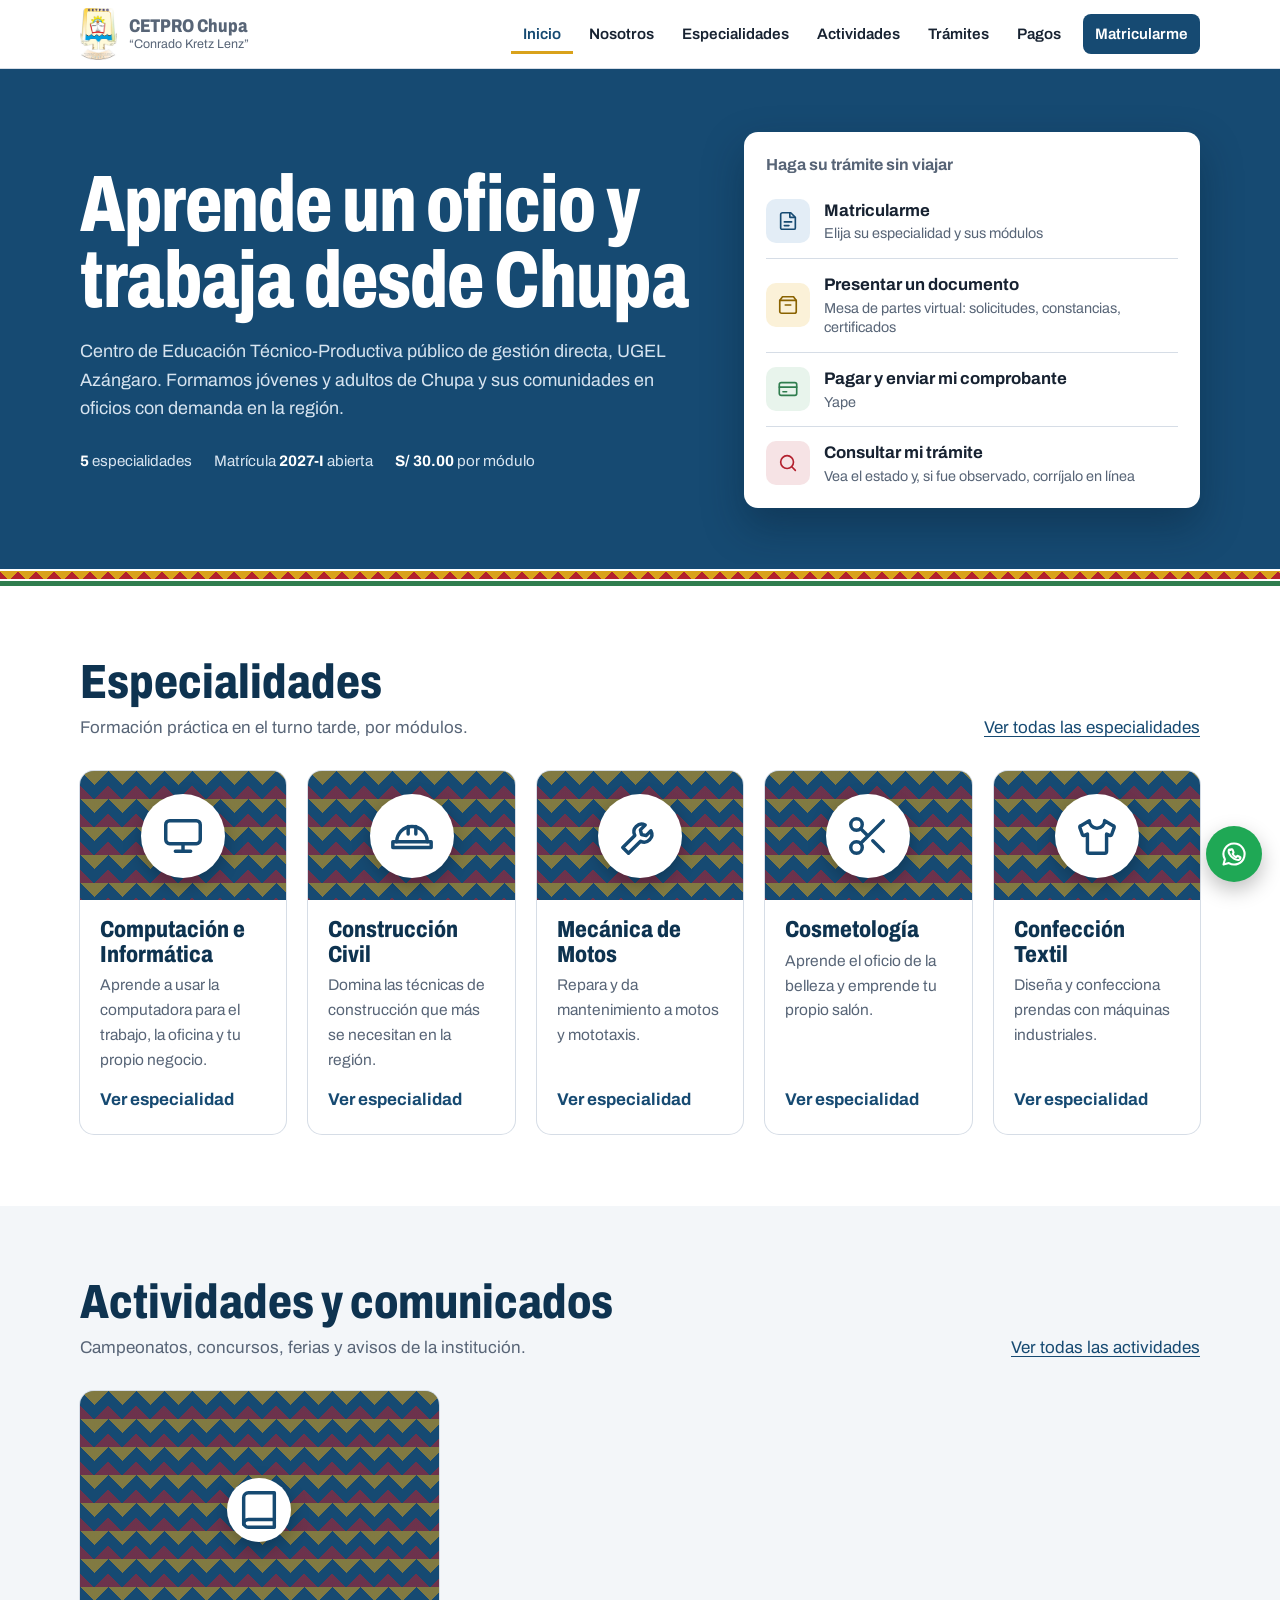
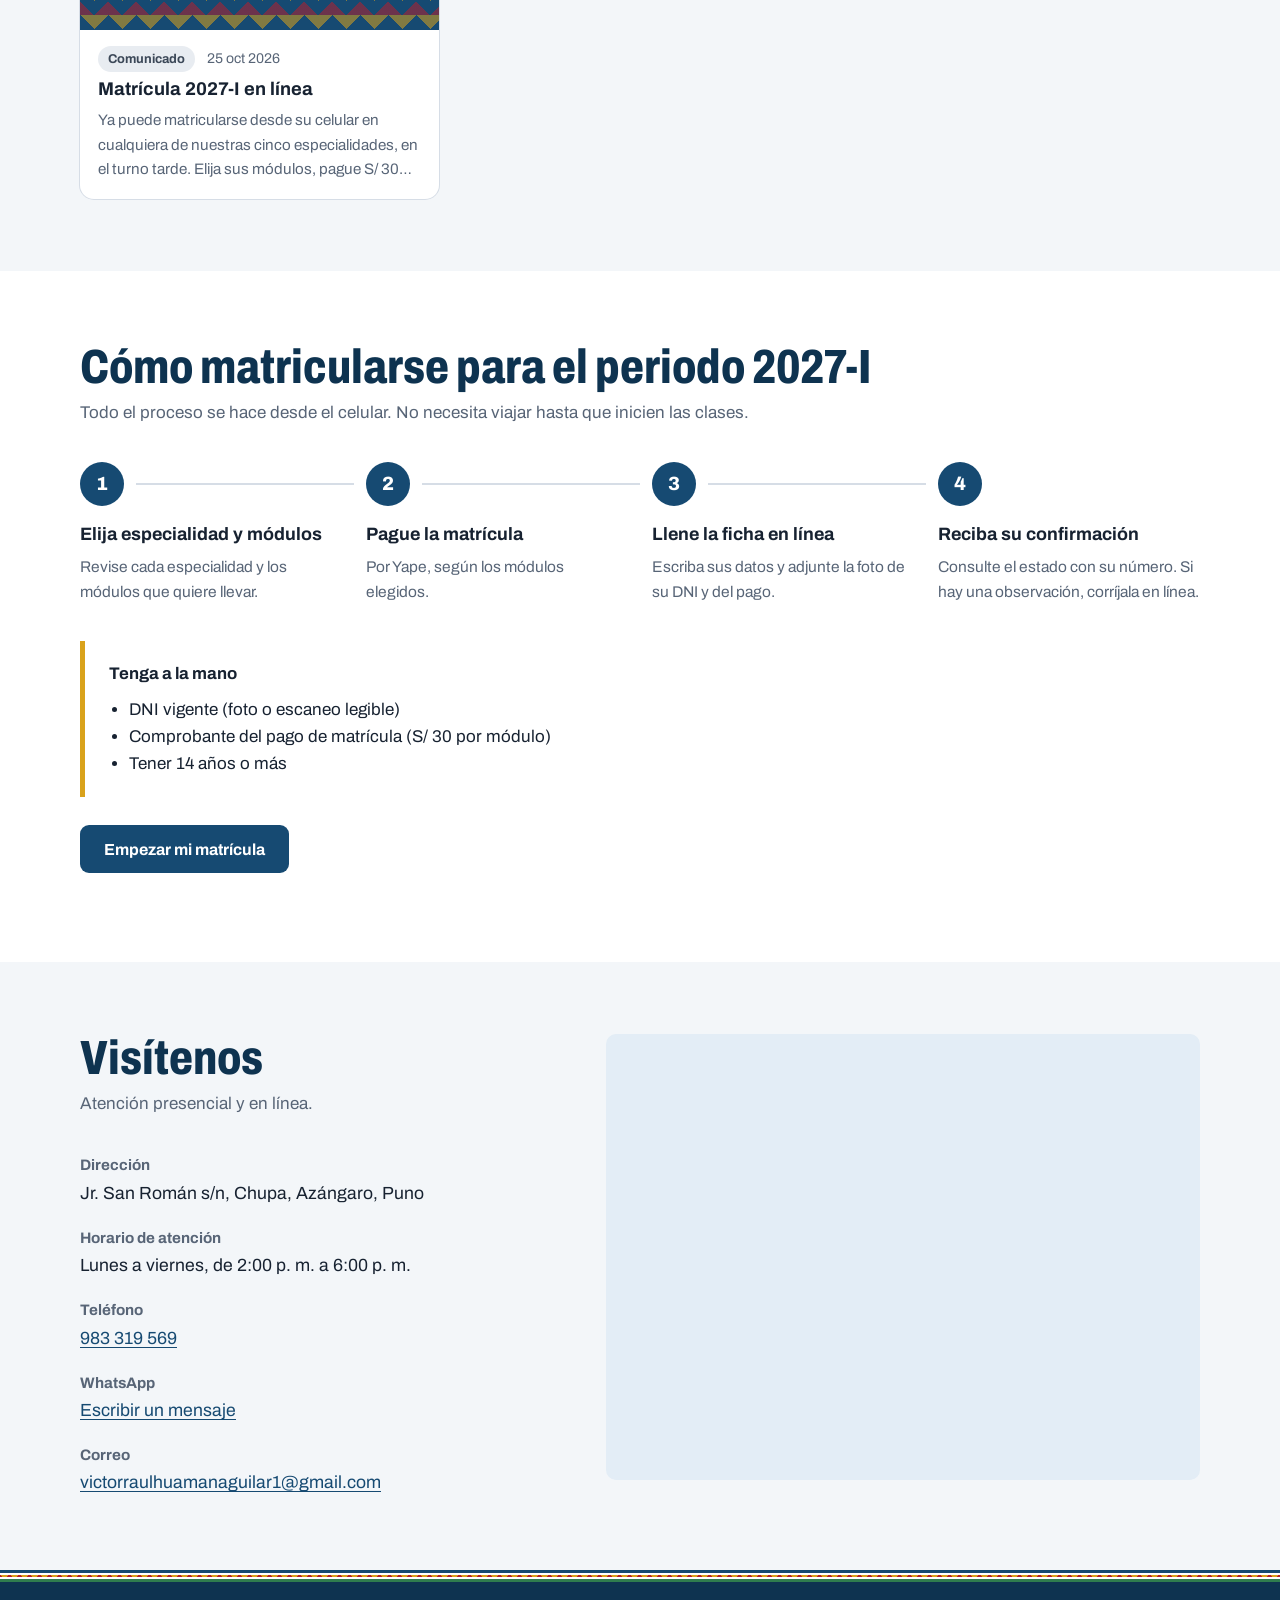
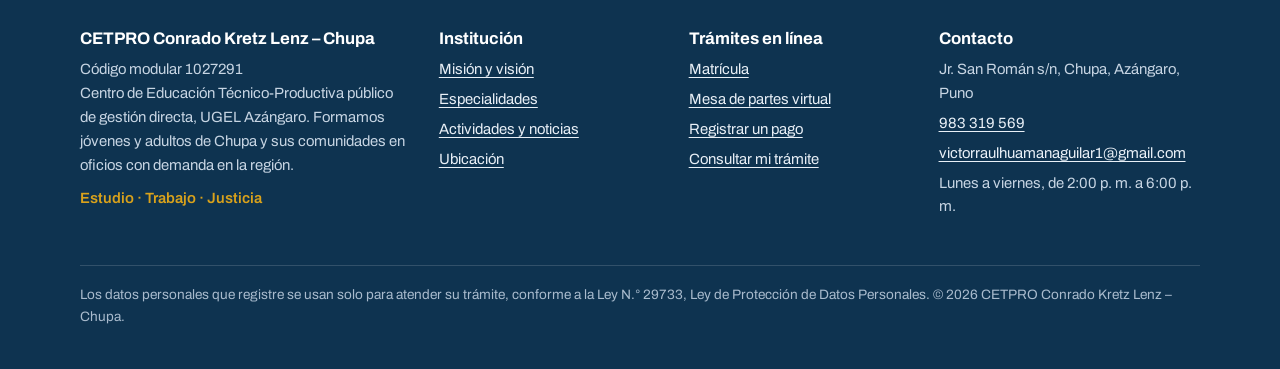
<file: index.html>
<!doctype html>
<html lang="es">
<head>
  <meta charset="utf-8">
  <meta name="viewport" content="width=device-width, initial-scale=1">
  <title>CETPRO Conrado Kretz Lenz – Chupa · Formación técnica en Chupa, Azángaro</title>
  <meta name="description" content="Especialidades técnicas, matrícula en línea, mesa de partes virtual, pagos y actividades del CETPRO Conrado Kretz Lenz de Chupa, Azángaro, Puno.">
  <meta name="theme-color" content="#164a72">
  <meta property="og:type" content="website">
  <meta property="og:site_name" content="CETPRO Conrado Kretz Lenz – Chupa">
  <meta property="og:title" content="CETPRO Conrado Kretz Lenz – Chupa · Formación técnica en Chupa, Azángaro">
  <meta property="og:description" content="Especialidades técnicas, matrícula en línea, mesa de partes virtual, pagos y actividades del CETPRO Conrado Kretz Lenz de Chupa, Azángaro, Puno.">
  <meta property="og:image" content="https://victorraulhuamanaguilar1-glitch.github.io/cetprochupa/assets/img/compartir.jpg">
  <meta property="og:url" content="https://victorraulhuamanaguilar1-glitch.github.io/cetprochupa/index.html">
  <meta name="twitter:card" content="summary_large_image">
  <link rel="icon" href="assets/img/favicon.svg" type="image/svg+xml">
  <link rel="apple-touch-icon" href="assets/img/logo.png">
  <link rel="preload" href="assets/fuentes/archivo.woff2" as="font" type="font/woff2" crossorigin>
  <link rel="stylesheet" href="assets/css/estilos.css">
</head>
<body data-pagina="inicio">
  <a class="saltar" href="#contenido">Ir al contenido</a>
  <header id="cabecera"></header>

  <main id="contenido">
    <section class="portada">
      <div class="contenedor">
        <div>
          <h1>Aprende un oficio y trabaja desde Chupa</h1>
          <p id="texto-portada"></p>
          <div class="datos-portada" id="datos-portada"></div>
        </div>
        <nav class="tramites-rapidos" aria-label="Trámites en línea">
          <h2>Haga su trámite sin viajar</h2>
          <a class="tramite" href="matricula.html"><span class="icono"><svg width="22" height="22" viewBox="0 0 24 24" fill="none" stroke="currentColor" stroke-width="1.8" stroke-linecap="round" stroke-linejoin="round" aria-hidden="true"><path d="M4 19.5V5a2 2 0 0 1 2-2h9l5 5v11.5a1.5 1.5 0 0 1-1.5 1.5h-13A1.5 1.5 0 0 1 4 19.5Z"/><path d="M14 3v5h5M8 13h8M8 17h5"/></svg></span>
            <span><strong>Matricularme</strong><span>Elija su especialidad y sus módulos</span></span></a>
          <a class="tramite" href="tramites.html"><span class="icono"><svg width="22" height="22" viewBox="0 0 24 24" fill="none" stroke="currentColor" stroke-width="1.8" stroke-linecap="round" stroke-linejoin="round" aria-hidden="true"><path d="M3 7h18v12a2 2 0 0 1-2 2H5a2 2 0 0 1-2-2Z"/><path d="M3 7l3-4h12l3 4M9 12h6"/></svg></span>
            <span><strong>Presentar un documento</strong><span>Mesa de partes virtual: solicitudes, constancias, certificados</span></span></a>
          <a class="tramite" href="pagos.html"><span class="icono"><svg width="22" height="22" viewBox="0 0 24 24" fill="none" stroke="currentColor" stroke-width="1.8" stroke-linecap="round" stroke-linejoin="round" aria-hidden="true"><rect x="2.5" y="5" width="19" height="14" rx="2"/><path d="M2.5 10h19M6.5 15h4"/></svg></span>
            <span><strong>Pagar y enviar mi comprobante</strong><span class="texto-medios">Yape, Plin o depósito bancario</span></span></a>
          <a class="tramite" href="tramites.html#consulta"><span class="icono"><svg width="22" height="22" viewBox="0 0 24 24" fill="none" stroke="currentColor" stroke-width="1.8" stroke-linecap="round" stroke-linejoin="round" aria-hidden="true"><circle cx="11" cy="11" r="7"/><path d="m20 20-3.6-3.6"/></svg></span>
            <span><strong>Consultar mi trámite</strong><span>Vea el estado y, si fue observado, corríjalo en línea</span></span></a>
        </nav>
      </div>
    </section>
    <div class="aguayo" role="presentation"></div>

    <section class="seccion blanca" id="especialidades" aria-labelledby="t-especialidades">
      <div class="contenedor">
        <div class="cabeza-seccion">
          <div>
            <h2 class="titulo" id="t-especialidades">Especialidades</h2>
            <p class="bajada">Formación práctica en el turno tarde, por módulos.</p>
          </div>
          <a href="especialidades.html">Ver todas las especialidades</a>
        </div>
        <div class="grid-tiles" id="grid-especialidades"></div>
      </div>
    </section>

    <section class="seccion" id="noticias" aria-labelledby="t-noticias">
      <div class="contenedor">
        <div class="cabeza-seccion">
          <div>
            <h2 class="titulo" id="t-noticias">Actividades y comunicados</h2>
            <p class="bajada">Campeonatos, concursos, ferias y avisos de la institución.</p>
          </div>
          <a href="actividades.html">Ver todas las actividades</a>
        </div>
        <div class="grid-pubs" id="ultimas-publicaciones"></div>
      </div>
    </section>

    <section class="seccion blanca" id="matricula" aria-labelledby="t-matricula">
      <div class="contenedor">
        <h2 class="titulo" id="t-matricula">Cómo matricularse para el periodo <span class="periodo"></span></h2>
        <p class="bajada">Todo el proceso se hace desde el celular. No necesita viajar hasta que inicien las clases.</p>
        <ol class="pasos">
          <li class="paso"><h3>Elija especialidad y módulos</h3><p>Revise cada especialidad y los módulos que quiere llevar.</p></li>
          <li class="paso"><h3>Pague la matrícula</h3><p>Por <span class="texto-medios">Yape, Plin o depósito</span>, según los módulos elegidos.</p></li>
          <li class="paso"><h3>Llene la ficha en línea</h3><p>Escriba sus datos y adjunte la foto de su DNI y del pago.</p></li>
          <li class="paso"><h3>Reciba su confirmación</h3><p>Consulte el estado con su número. Si hay una observación, corríjala en línea.</p></li>
        </ol>
        <div class="requisitos">
          <h3>Tenga a la mano</h3>
          <ul id="lista-requisitos"></ul>
        </div>
        <p style="margin-top:28px"><a class="boton" href="matricula.html">Empezar mi matrícula</a></p>
      </div>
    </section>

    <section class="seccion" id="contacto" aria-labelledby="t-contacto">
      <div class="contenedor contacto">
        <div>
          <h2 class="titulo" id="t-contacto">Visítenos</h2>
          <p class="bajada">Atención presencial y en línea.</p>
          <dl id="datos-contacto"></dl>
        </div>
        <iframe class="mapa" id="mapa" title="Mapa de ubicación" loading="lazy" referrerpolicy="no-referrer-when-downgrade"></iframe>
      </div>
    </section>
  </main>

  <footer id="pie"></footer>
  <script src="assets/js/config.js"></script>
  <script src="assets/js/app.js"></script>
</body>
</html>
</file>
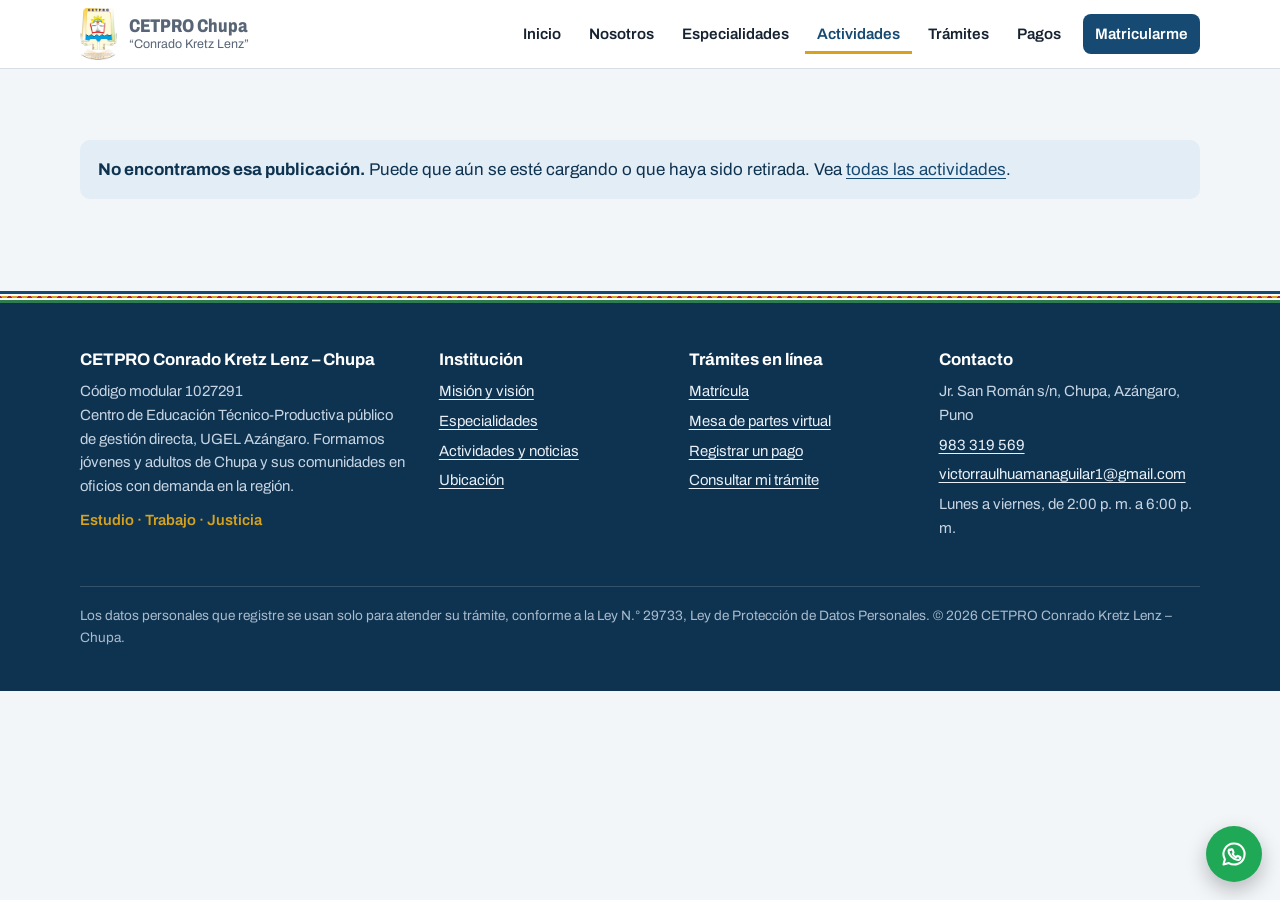
<file: actividad.html>
<!doctype html>
<html lang="es">
<head>
  <meta charset="utf-8">
  <meta name="viewport" content="width=device-width, initial-scale=1">
  <title>Actividad · CETPRO Conrado Kretz Lenz – Chupa</title>
  <meta name="description" content="Actividad del CETPRO Conrado Kretz Lenz de Chupa.">
  <meta name="theme-color" content="#164a72">
  <meta property="og:type" content="website">
  <meta property="og:site_name" content="CETPRO Conrado Kretz Lenz – Chupa">
  <meta property="og:title" content="Actividad · CETPRO Conrado Kretz Lenz – Chupa">
  <meta property="og:description" content="Actividad del CETPRO Conrado Kretz Lenz de Chupa.">
  <meta property="og:image" content="https://victorraulhuamanaguilar1-glitch.github.io/cetprochupa/assets/img/compartir.jpg">
  <meta property="og:url" content="https://victorraulhuamanaguilar1-glitch.github.io/cetprochupa/actividad.html">
  <meta name="twitter:card" content="summary_large_image">
  <link rel="icon" href="assets/img/favicon.svg" type="image/svg+xml">
  <link rel="apple-touch-icon" href="assets/img/logo.png">
  <link rel="preload" href="assets/fuentes/archivo.woff2" as="font" type="font/woff2" crossorigin>
  <link rel="stylesheet" href="assets/css/estilos.css">
</head>
<body data-pagina="actividad">
  <a class="saltar" href="#contenido">Ir al contenido</a>
  <header id="cabecera"></header>

  <main id="contenido">
    <div id="actividad"><p class="contenedor seccion nota-suave">Cargando…</p></div>
    <section class="seccion blanca" id="seccion-relacionadas" aria-labelledby="t-rel" hidden>
      <div class="contenedor">
        <h2 class="titulo" id="t-rel">Más actividades</h2>
        <p class="bajada">Otras publicaciones de la institución.</p>
        <div class="grid-pubs" id="relacionadas"></div>
      </div>
    </section>
  </main>

  <footer id="pie"></footer>
  <script src="assets/js/config.js"></script>
  <script src="assets/js/app.js"></script>
</body>
</html>
</file>
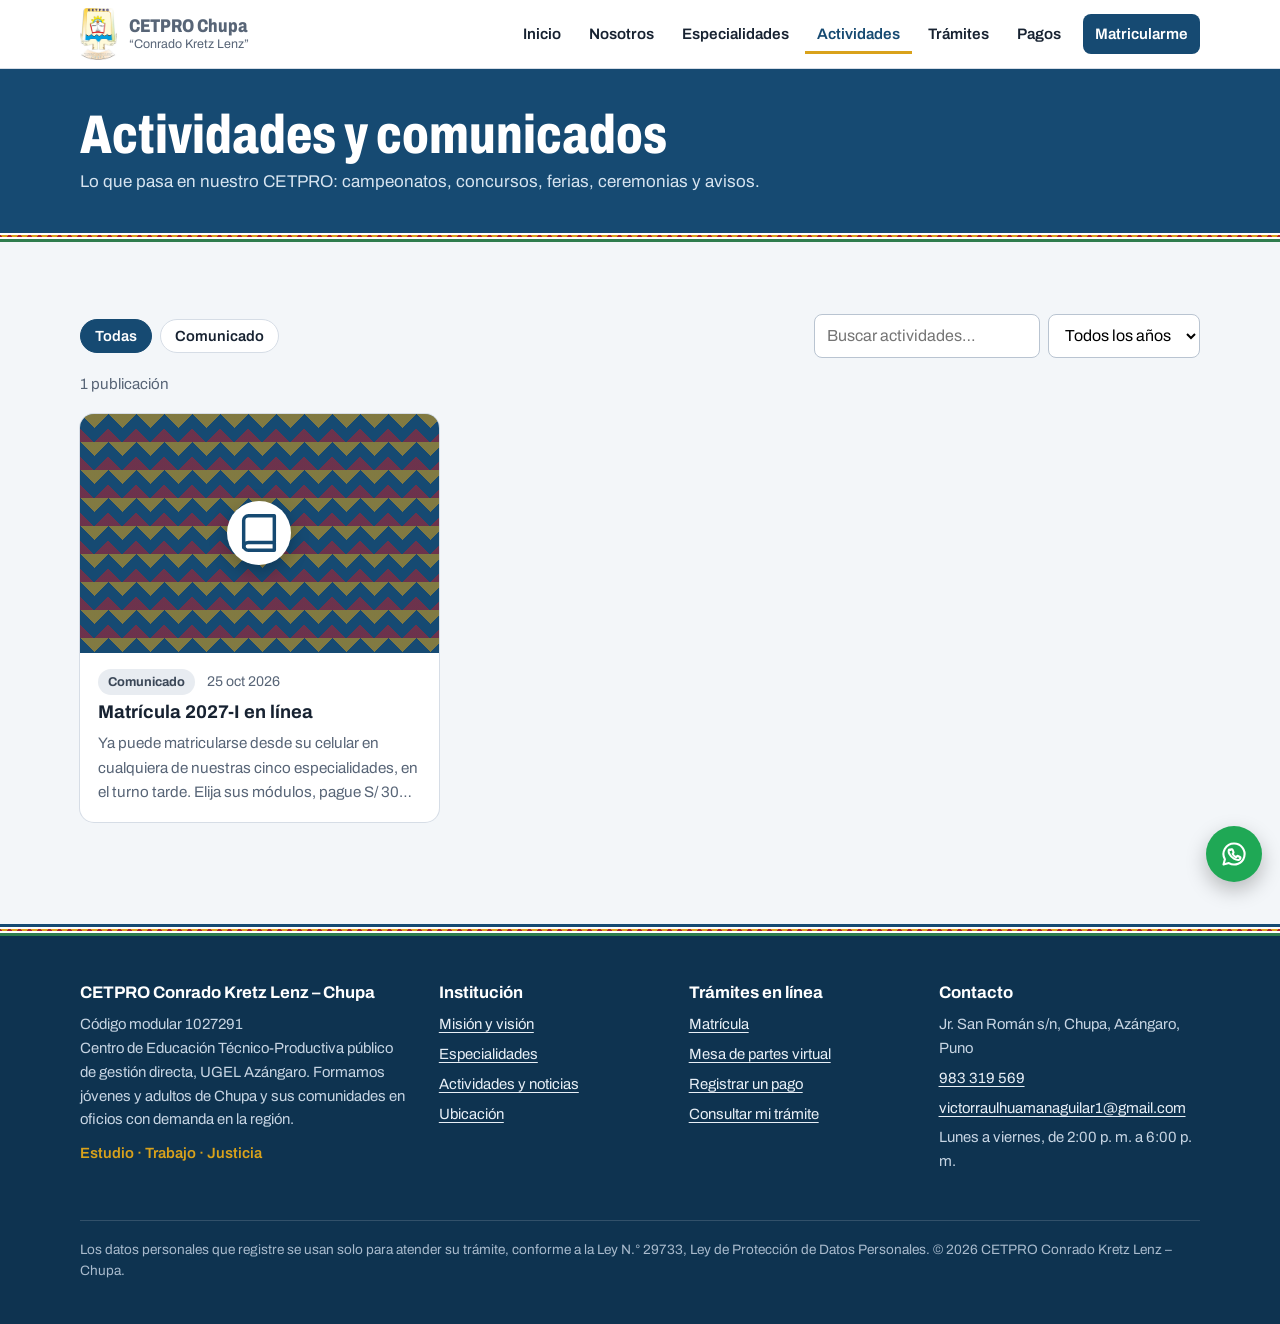
<file: actividades.html>
<!doctype html>
<html lang="es">
<head>
  <meta charset="utf-8">
  <meta name="viewport" content="width=device-width, initial-scale=1">
  <title>Actividades y comunicados · CETPRO Conrado Kretz Lenz – Chupa</title>
  <meta name="description" content="Campeonatos, concursos, ferias, ceremonias y comunicados del CETPRO Conrado Kretz Lenz de Chupa.">
  <meta name="theme-color" content="#164a72">
  <meta property="og:type" content="website">
  <meta property="og:site_name" content="CETPRO Conrado Kretz Lenz – Chupa">
  <meta property="og:title" content="Actividades y comunicados · CETPRO Conrado Kretz Lenz – Chupa">
  <meta property="og:description" content="Campeonatos, concursos, ferias, ceremonias y comunicados del CETPRO Conrado Kretz Lenz de Chupa.">
  <meta property="og:image" content="https://victorraulhuamanaguilar1-glitch.github.io/cetprochupa/assets/img/compartir.jpg">
  <meta property="og:url" content="https://victorraulhuamanaguilar1-glitch.github.io/cetprochupa/actividades.html">
  <meta name="twitter:card" content="summary_large_image">
  <link rel="icon" href="assets/img/favicon.svg" type="image/svg+xml">
  <link rel="apple-touch-icon" href="assets/img/logo.png">
  <link rel="preload" href="assets/fuentes/archivo.woff2" as="font" type="font/woff2" crossorigin>
  <link rel="stylesheet" href="assets/css/estilos.css">
</head>
<body data-pagina="actividades">
  <a class="saltar" href="#contenido">Ir al contenido</a>
  <header id="cabecera"></header>

  <main id="contenido">
    <div class="encabezado-pagina">
      <div class="contenedor">
        <h1>Actividades y comunicados</h1>
        <p>Lo que pasa en nuestro CETPRO: campeonatos, concursos, ferias, ceremonias y avisos.</p>
      </div>
    </div>
    <div class="aguayo fina" role="presentation"></div>
    <section class="seccion" id="portal">
      <div class="contenedor">
        <div class="filtros" id="filtros"></div>
        <p class="conteo" id="conteo-act" aria-live="polite"></p>
        <div id="destacada"></div>
        <div class="grid-pubs" id="grid-publicaciones"></div>
        <p style="text-align:center;margin-top:30px"><button type="button" class="boton secundario" id="ver-mas" hidden>Ver más publicaciones</button></p>
      </div>
    </section>
  </main>

  <footer id="pie"></footer>
  <script src="assets/js/config.js"></script>
  <script src="assets/js/app.js"></script>
</body>
</html>
</file>
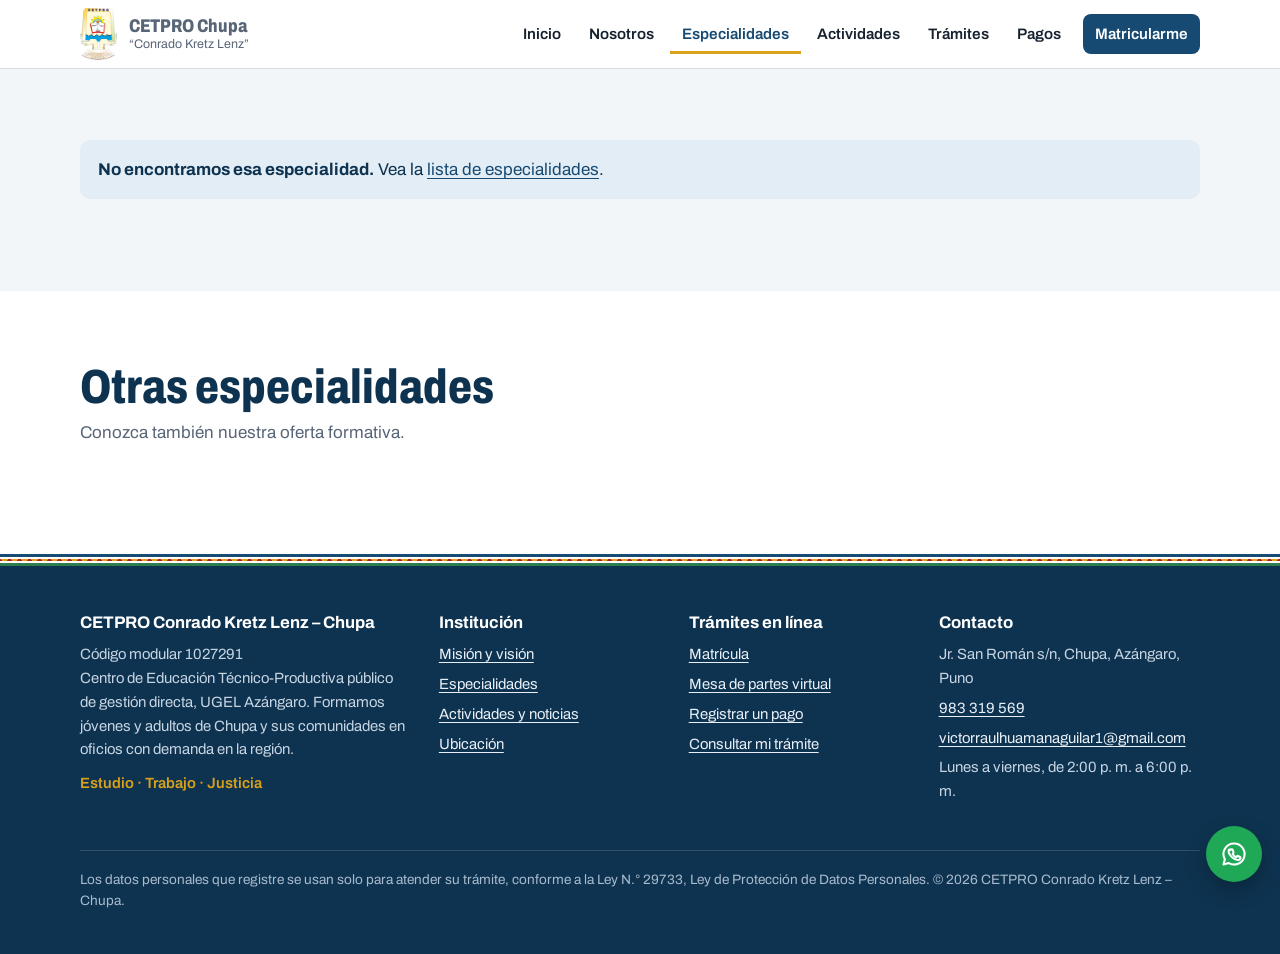
<file: especialidad.html>
<!doctype html>
<html lang="es">
<head>
  <meta charset="utf-8">
  <meta name="viewport" content="width=device-width, initial-scale=1">
  <title>Especialidad · CETPRO Conrado Kretz Lenz – Chupa</title>
  <meta name="description" content="Qué aprenderás, módulos, campo laboral y requisitos de la especialidad en el CETPRO de Chupa.">
  <meta name="theme-color" content="#164a72">
  <meta property="og:type" content="website">
  <meta property="og:site_name" content="CETPRO Conrado Kretz Lenz – Chupa">
  <meta property="og:title" content="Especialidad · CETPRO Conrado Kretz Lenz – Chupa">
  <meta property="og:description" content="Qué aprenderás, módulos, campo laboral y requisitos de la especialidad en el CETPRO de Chupa.">
  <meta property="og:image" content="https://victorraulhuamanaguilar1-glitch.github.io/cetprochupa/assets/img/compartir.jpg">
  <meta property="og:url" content="https://victorraulhuamanaguilar1-glitch.github.io/cetprochupa/especialidad.html">
  <meta name="twitter:card" content="summary_large_image">
  <link rel="icon" href="assets/img/favicon.svg" type="image/svg+xml">
  <link rel="apple-touch-icon" href="assets/img/logo.png">
  <link rel="preload" href="assets/fuentes/archivo.woff2" as="font" type="font/woff2" crossorigin>
  <link rel="stylesheet" href="assets/css/estilos.css">
</head>
<body data-pagina="especialidad">
  <a class="saltar" href="#contenido">Ir al contenido</a>
  <header id="cabecera"></header>

  <main id="contenido">
    <div id="especialidad"><p class="contenedor seccion nota-suave">Cargando…</p></div>
    <section class="seccion blanca" aria-labelledby="t-otras">
      <div class="contenedor">
        <h2 class="titulo" id="t-otras">Otras especialidades</h2>
        <p class="bajada">Conozca también nuestra oferta formativa.</p>
        <div class="grid-tiles" id="otras-especialidades"></div>
      </div>
    </section>
  </main>

  <footer id="pie"></footer>
  <script src="assets/js/config.js"></script>
  <script src="assets/js/app.js"></script>
</body>
</html>
</file>
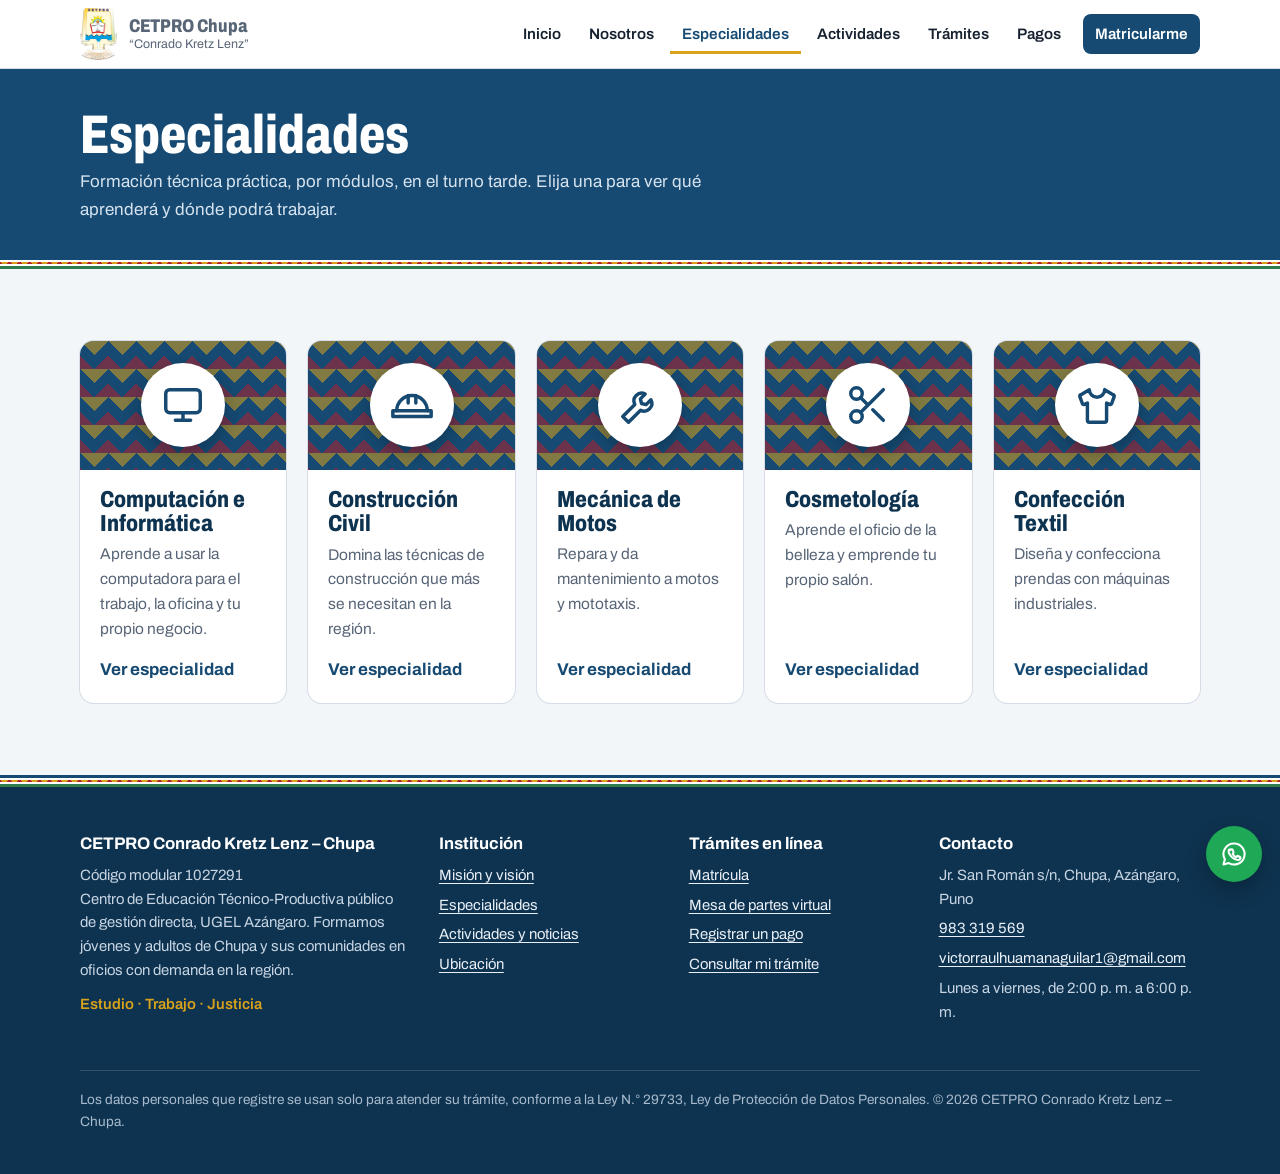
<file: especialidades.html>
<!doctype html>
<html lang="es">
<head>
  <meta charset="utf-8">
  <meta name="viewport" content="width=device-width, initial-scale=1">
  <title>Especialidades · CETPRO Conrado Kretz Lenz – Chupa</title>
  <meta name="description" content="Computación e Informática, Construcción Civil, Mecánica de Motos, Cosmetología y Confección Textil en el CETPRO de Chupa.">
  <meta name="theme-color" content="#164a72">
  <meta property="og:type" content="website">
  <meta property="og:site_name" content="CETPRO Conrado Kretz Lenz – Chupa">
  <meta property="og:title" content="Especialidades · CETPRO Conrado Kretz Lenz – Chupa">
  <meta property="og:description" content="Computación e Informática, Construcción Civil, Mecánica de Motos, Cosmetología y Confección Textil en el CETPRO de Chupa.">
  <meta property="og:image" content="https://victorraulhuamanaguilar1-glitch.github.io/cetprochupa/assets/img/compartir.jpg">
  <meta property="og:url" content="https://victorraulhuamanaguilar1-glitch.github.io/cetprochupa/especialidades.html">
  <meta name="twitter:card" content="summary_large_image">
  <link rel="icon" href="assets/img/favicon.svg" type="image/svg+xml">
  <link rel="apple-touch-icon" href="assets/img/logo.png">
  <link rel="preload" href="assets/fuentes/archivo.woff2" as="font" type="font/woff2" crossorigin>
  <link rel="stylesheet" href="assets/css/estilos.css">
</head>
<body data-pagina="especialidades">
  <a class="saltar" href="#contenido">Ir al contenido</a>
  <header id="cabecera"></header>

  <main id="contenido">
    <div class="encabezado-pagina">
      <div class="contenedor">
        <h1>Especialidades</h1>
        <p>Formación técnica práctica, por módulos, en el turno tarde. Elija una para ver qué aprenderá y dónde podrá trabajar.</p>
      </div>
    </div>
    <div class="aguayo fina" role="presentation"></div>
    <section class="seccion">
      <div class="contenedor">
        <div class="grid-tiles" id="lista-especialidades"></div>
      </div>
    </section>
  </main>

  <footer id="pie"></footer>
  <script src="assets/js/config.js"></script>
  <script src="assets/js/app.js"></script>
</body>
</html>
</file>
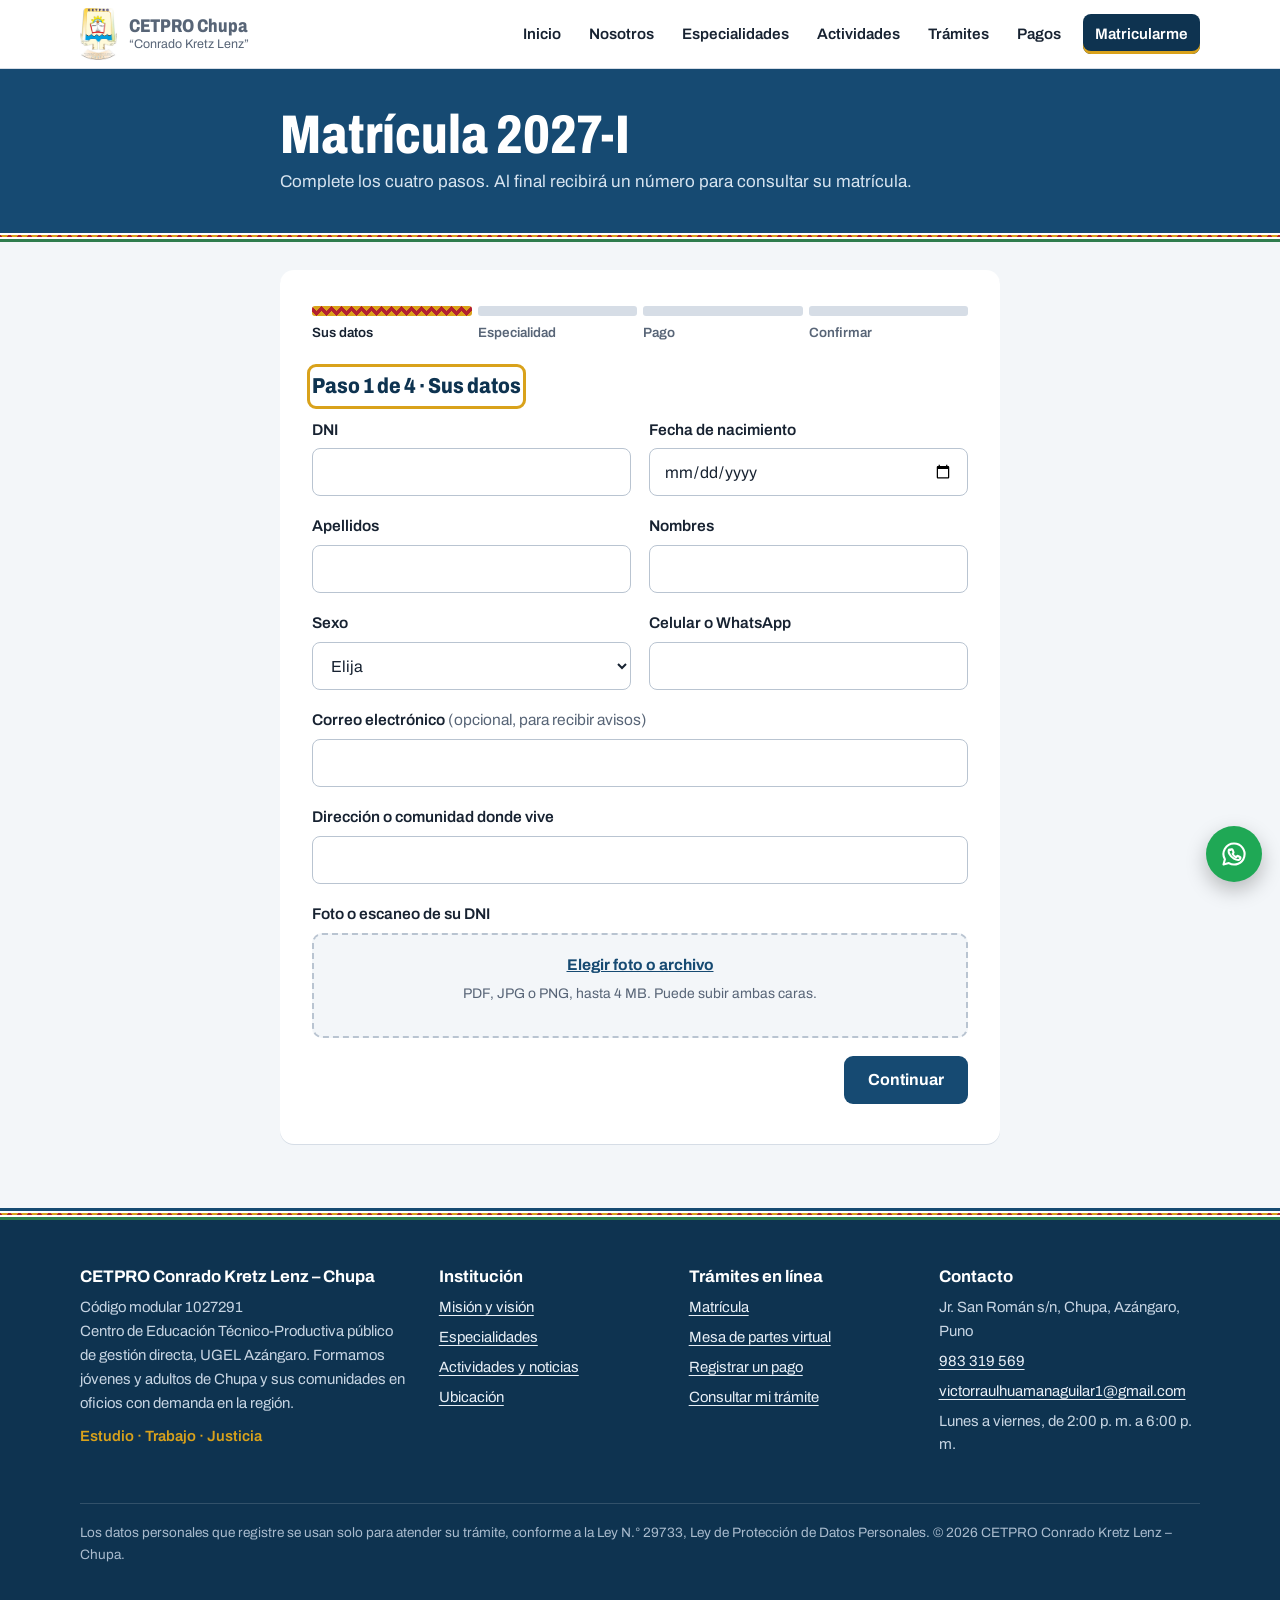
<file: matricula.html>
<!doctype html>
<html lang="es">
<head>
  <meta charset="utf-8">
  <meta name="viewport" content="width=device-width, initial-scale=1">
  <title>Matrícula en línea · CETPRO Conrado Kretz Lenz – Chupa</title>
  <meta name="description" content="Matricúlese en línea en el CETPRO de Chupa: elija especialidad y módulos, pague y adjunte su comprobante desde el celular.">
  <meta name="theme-color" content="#164a72">
  <meta property="og:type" content="website">
  <meta property="og:site_name" content="CETPRO Conrado Kretz Lenz – Chupa">
  <meta property="og:title" content="Matrícula en línea · CETPRO Conrado Kretz Lenz – Chupa">
  <meta property="og:description" content="Matricúlese en línea en el CETPRO de Chupa: elija especialidad y módulos, pague y adjunte su comprobante desde el celular.">
  <meta property="og:image" content="https://victorraulhuamanaguilar1-glitch.github.io/cetprochupa/assets/img/compartir.jpg">
  <meta property="og:url" content="https://victorraulhuamanaguilar1-glitch.github.io/cetprochupa/matricula.html">
  <meta name="twitter:card" content="summary_large_image">
  <link rel="icon" href="assets/img/favicon.svg" type="image/svg+xml">
  <link rel="apple-touch-icon" href="assets/img/logo.png">
  <link rel="preload" href="assets/fuentes/archivo.woff2" as="font" type="font/woff2" crossorigin>
  <link rel="stylesheet" href="assets/css/estilos.css">
</head>
<body data-pagina="matricula">
  <a class="saltar" href="#contenido">Ir al contenido</a>
  <header id="cabecera"></header>

  <main id="contenido">
    <div class="encabezado-pagina">
      <div class="angosto">
        <h1>Matrícula <span class="periodo"></span></h1>
        <p>Complete los cuatro pasos. Al final recibirá un número para consultar su matrícula.</p>
      </div>
    </div>
    <div class="aguayo fina" role="presentation"></div>
    <div class="angosto">
      <form class="formulario" id="form-matricula" novalidate>
        <div class="progreso" aria-hidden="true">
          <div>Sus datos</div><div>Especialidad</div><div>Pago</div><div>Confirmar</div>
        </div>

        <fieldset class="paso-form">
          <legend>Paso 1 de 4 · Sus datos</legend>
          <div class="fila">
            <div class="campo">
              <label for="mat-dni">DNI</label>
              <input id="mat-dni" name="dni" inputmode="numeric" autocomplete="off" required data-tipo="dni">
              <div class="error" aria-live="polite"></div>
            </div>
            <div class="campo">
              <label for="mat-fnac">Fecha de nacimiento</label>
              <input id="mat-fnac" name="fecha_nacimiento" type="date" required data-tipo="fecha">
              <div class="error" aria-live="polite"></div>
            </div>
          </div>
          <div class="fila">
            <div class="campo">
              <label for="mat-apellidos">Apellidos</label>
              <input id="mat-apellidos" name="apellidos" autocomplete="family-name" required data-tipo="texto">
              <div class="error" aria-live="polite"></div>
            </div>
            <div class="campo">
              <label for="mat-nombres">Nombres</label>
              <input id="mat-nombres" name="nombres" autocomplete="given-name" required data-tipo="texto">
              <div class="error" aria-live="polite"></div>
            </div>
          </div>
          <div class="fila">
            <div class="campo">
              <label for="mat-sexo">Sexo</label>
              <select id="mat-sexo" name="sexo" required>
                <option value="">Elija</option><option value="M">Masculino</option><option value="F">Femenino</option>
              </select>
              <div class="error" aria-live="polite"></div>
            </div>
            <div class="campo">
              <label for="mat-celular">Celular o WhatsApp</label>
              <input id="mat-celular" name="celular" type="tel" inputmode="numeric" autocomplete="tel" required data-tipo="celular">
              <div class="error" aria-live="polite"></div>
            </div>
          </div>
            <div class="campo">
              <label for="mat-correo">Correo electrónico <span class="opcional">(opcional, para recibir avisos)</span></label>
              <input id="mat-correo" name="correo" type="email" autocomplete="email" data-tipo="correo">
              <div class="error" aria-live="polite"></div>
            </div>
            <div class="campo">
              <label for="mat-direccion">Dirección o comunidad donde vive</label>
              <input id="mat-direccion" name="direccion" autocomplete="street-address" required data-tipo="texto">
              <div class="error" aria-live="polite"></div>
            </div>
          <div class="campo">
            <label>Foto o escaneo de su DNI</label>
              <div class="archivos" id="mat-dni-archivo" data-max="2" data-requerido="Adjunte la foto de su DNI (puede subir ambas caras).">
                <input type="file" id="mat-dni-archivo-input" accept=".pdf,.jpg,.jpeg,.png,image/*" multiple>
                <label for="mat-dni-archivo-input">Elegir foto o archivo</label>
                <div class="ayuda">PDF, JPG o PNG, hasta 4 MB. Puede subir ambas caras.</div>
                <ul class="lista-archivos"></ul>
              </div>
              <div class="error" aria-live="polite"></div>
          </div>
          <div class="acciones-form">
            <span></span>
            <button type="button" class="boton" data-siguiente>Continuar</button>
          </div>
        </fieldset>

        <fieldset class="paso-form" hidden>
          <legend>Paso 2 de 4 · Especialidad y módulos</legend>
          <div class="campo">
            <label for="mat-especialidad">Especialidad</label>
            <select id="mat-especialidad" name="especialidad" required></select>
            <div class="error" aria-live="polite"></div>
          </div>
          <div class="campo" id="mat-modulos-campo">
            <div id="mat-modulos"></div>
            <div class="error" aria-live="polite"></div>
          </div>
          <input type="hidden" name="modulos" id="mat-modulos-hidden">
          <input type="hidden" name="cantidad_modulos" id="mat-cantidad">
          <div class="total-matricula" id="mat-total" aria-live="polite"></div>
          <div class="fila">
            <div class="campo">
              <label for="mat-turno">Turno</label>
              <select id="mat-turno" name="turno" required></select>
              <div class="error" aria-live="polite"></div>
            </div>
            <div class="campo">
              <label for="mat-estudios">Último grado de estudios <span class="opcional">(opcional)</span></label>
              <select id="mat-estudios" name="grado_instruccion" class="sin-validar">
                <option value="">Elija</option>
                <option>Primaria incompleta</option><option>Primaria completa</option>
                <option>Secundaria incompleta</option><option>Secundaria completa</option>
                <option>Superior técnica</option><option>Superior universitaria</option>
              </select>
            </div>
          </div>
          <div class="acciones-form">
            <button type="button" class="boton secundario" data-anterior>Volver</button>
            <button type="button" class="boton" data-siguiente>Continuar</button>
          </div>
        </fieldset>

        <fieldset class="paso-form" hidden>
          <legend>Paso 3 de 4 · Pago de matrícula</legend>
          <p>Total a pagar: <strong id="mat-monto-texto"></strong>. Pague por cualquiera de estos medios y adjunte la captura:</p>
          <div class="medios" id="mat-medios"></div>
          <div class="fila">
            <div class="campo">
              <label for="mat-operacion">Número de operación</label>
              <input id="mat-operacion" name="operacion" required data-tipo="operacion" autocomplete="off">
              <div class="ayuda">Aparece en la captura de Yape o en el voucher del banco.</div>
              <div class="error" aria-live="polite"></div>
            </div>
            <div class="campo">
              <label for="mat-monto">Monto pagado (S/)</label>
              <input id="mat-monto" name="monto" inputmode="decimal" required data-tipo="monto">
              <div class="error" aria-live="polite"></div>
            </div>
          </div>
          <div class="campo">
            <label>Captura o voucher del pago</label>
              <div class="archivos" id="mat-voucher" data-max="1" data-requerido="Adjunte la captura o el voucher de su pago.">
                <input type="file" id="mat-voucher-input" accept=".pdf,.jpg,.jpeg,.png,image/*">
                <label for="mat-voucher-input">Elegir captura o foto del voucher</label>
                <div class="ayuda">PDF, JPG o PNG, hasta 4 MB.</div>
                <ul class="lista-archivos"></ul>
              </div>
              <div class="error" aria-live="polite"></div>
          </div>
          <div class="acciones-form">
            <button type="button" class="boton secundario" data-anterior>Volver</button>
            <button type="button" class="boton" data-siguiente>Continuar</button>
          </div>
        </fieldset>

        <fieldset class="paso-form" hidden>
          <legend>Paso 4 de 4 · Revise y confirme</legend>
          <div class="estado-tramite" style="margin:0 0 16px"><dl id="mat-resumen"></dl></div>
          <div id="mat-aviso-monto"></div>
          <label class="consentimiento">
            <input type="checkbox" name="acepta_datos" required data-requerido="Debe aceptar para enviar su matrícula.">
            <span>Declaro que mis datos son verdaderos y autorizo su uso para el proceso de matrícula, según la Ley N.° 29733 de Protección de Datos Personales.<span class="error" style="display:block"></span></span>
          </label>
          <input class="trampa" type="text" name="web" tabindex="-1" autocomplete="off" aria-hidden="true">
          <div class="mensaje-envio"></div>
          <div class="acciones-form">
            <button type="button" class="boton secundario" data-anterior>Volver</button>
            <button type="submit" class="boton exito">Enviar mi matrícula</button>
          </div>
        </fieldset>
      </form>
    </div>
  </main>

  <footer id="pie"></footer>
  <script src="assets/js/config.js"></script>
  <script src="assets/js/app.js"></script>
</body>
</html>
</file>
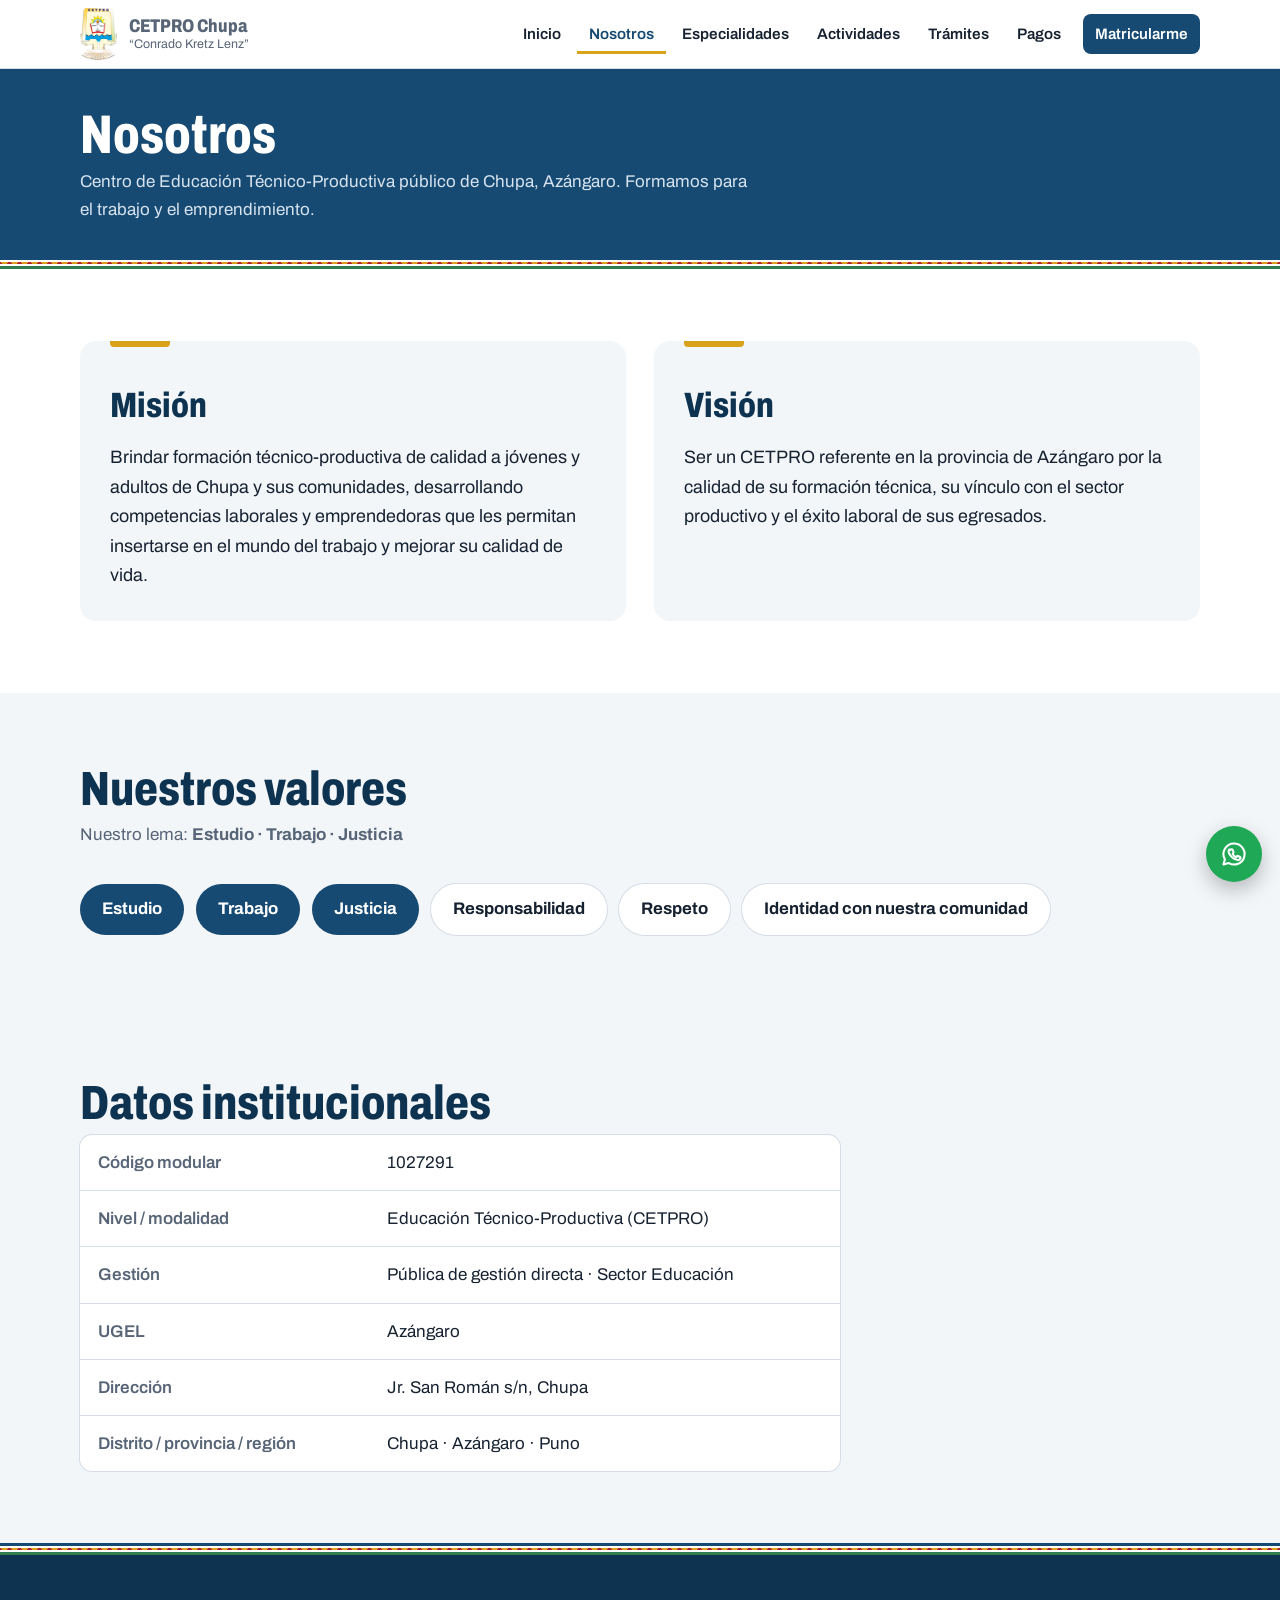
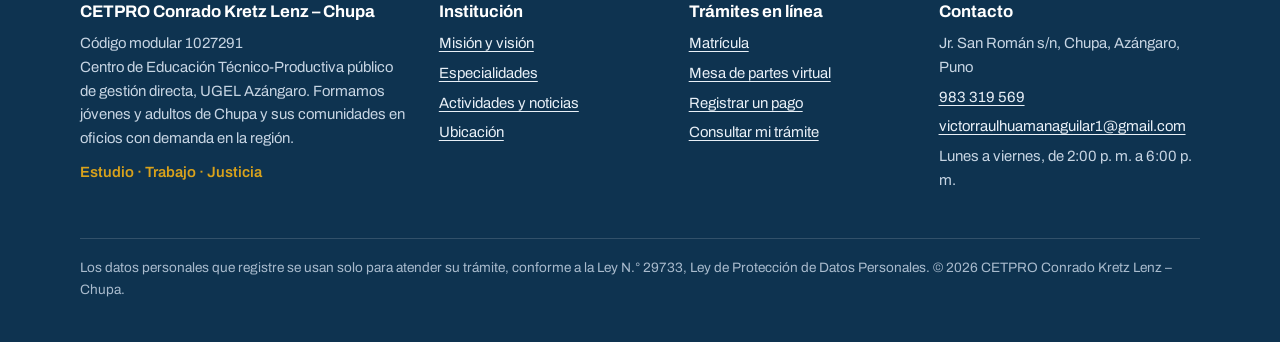
<file: nosotros.html>
<!doctype html>
<html lang="es">
<head>
  <meta charset="utf-8">
  <meta name="viewport" content="width=device-width, initial-scale=1">
  <title>Nosotros · CETPRO Conrado Kretz Lenz – Chupa</title>
  <meta name="description" content="Misión, visión, valores, historia y datos institucionales del CETPRO Conrado Kretz Lenz de Chupa, UGEL Azángaro.">
  <meta name="theme-color" content="#164a72">
  <meta property="og:type" content="website">
  <meta property="og:site_name" content="CETPRO Conrado Kretz Lenz – Chupa">
  <meta property="og:title" content="Nosotros · CETPRO Conrado Kretz Lenz – Chupa">
  <meta property="og:description" content="Misión, visión, valores, historia y datos institucionales del CETPRO Conrado Kretz Lenz de Chupa, UGEL Azángaro.">
  <meta property="og:image" content="https://victorraulhuamanaguilar1-glitch.github.io/cetprochupa/assets/img/compartir.jpg">
  <meta property="og:url" content="https://victorraulhuamanaguilar1-glitch.github.io/cetprochupa/nosotros.html">
  <meta name="twitter:card" content="summary_large_image">
  <link rel="icon" href="assets/img/favicon.svg" type="image/svg+xml">
  <link rel="apple-touch-icon" href="assets/img/logo.png">
  <link rel="preload" href="assets/fuentes/archivo.woff2" as="font" type="font/woff2" crossorigin>
  <link rel="stylesheet" href="assets/css/estilos.css">
</head>
<body data-pagina="nosotros">
  <a class="saltar" href="#contenido">Ir al contenido</a>
  <header id="cabecera"></header>

  <main id="contenido">
    <div class="encabezado-pagina">
      <div class="contenedor">
        <h1>Nosotros</h1>
        <p>Centro de Educación Técnico-Productiva público de Chupa, Azángaro. Formamos para el trabajo y el emprendimiento.</p>
      </div>
    </div>
    <div class="aguayo fina" role="presentation"></div>
    <div id="nosotros"><p class="contenedor seccion nota-suave">Cargando…</p></div>
  </main>

  <footer id="pie"></footer>
  <script src="assets/js/config.js"></script>
  <script src="assets/js/app.js"></script>
</body>
</html>
</file>
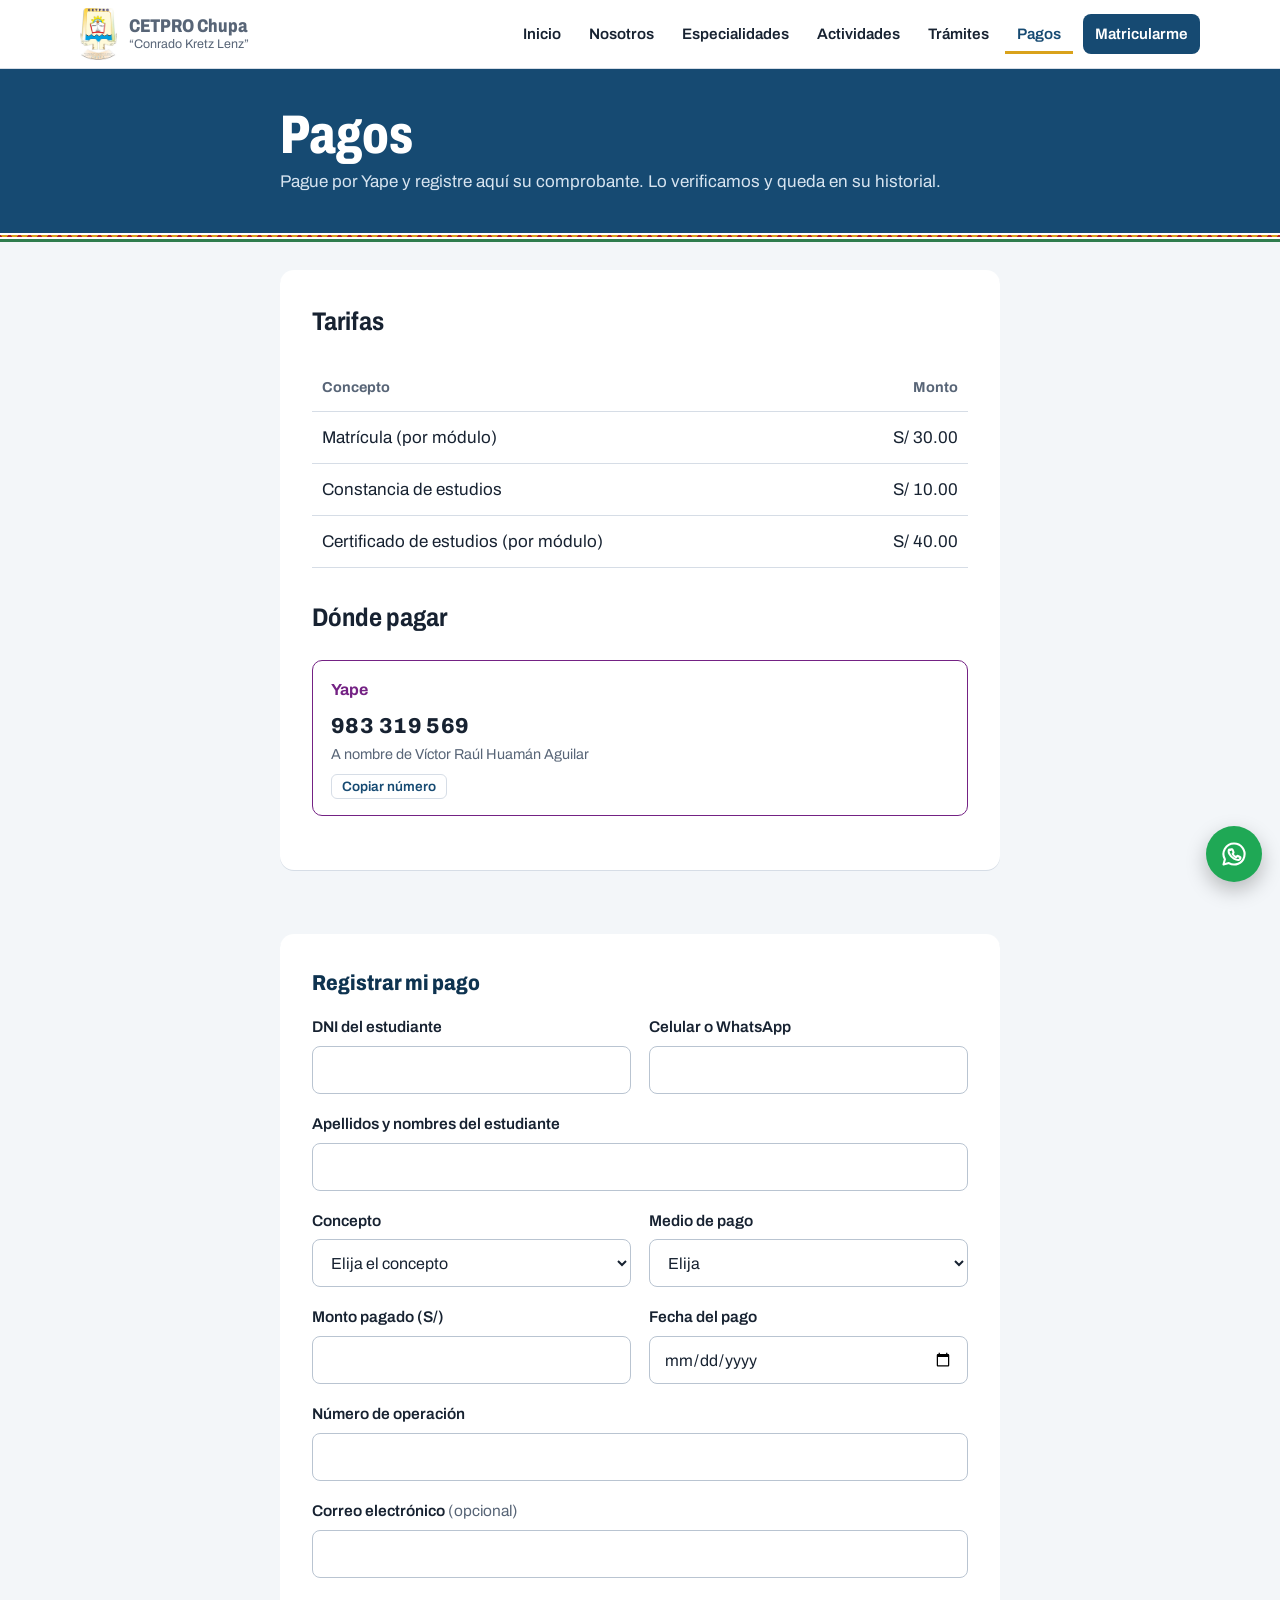
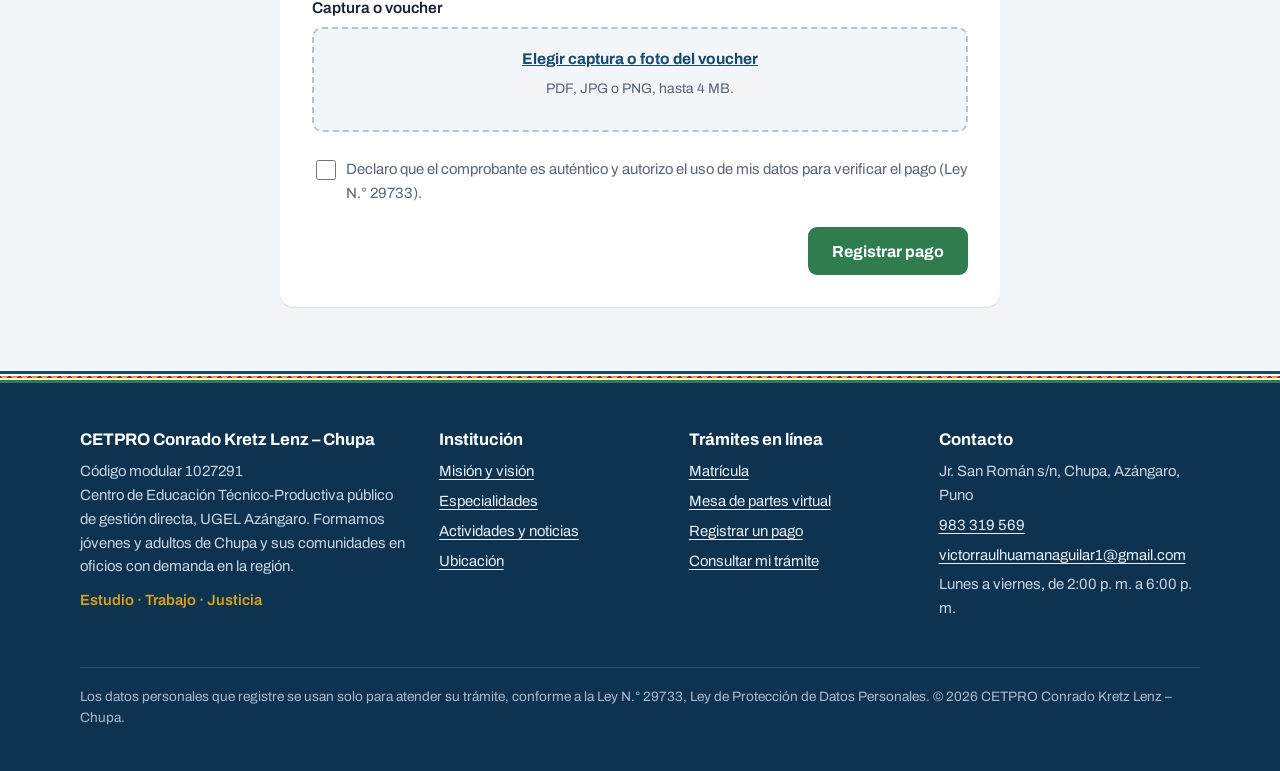
<file: pagos.html>
<!doctype html>
<html lang="es">
<head>
  <meta charset="utf-8">
  <meta name="viewport" content="width=device-width, initial-scale=1">
  <title>Pagos · CETPRO Conrado Kretz Lenz – Chupa</title>
  <meta name="description" content="Tarifas, medios de pago y registro de comprobantes del CETPRO de Chupa.">
  <meta name="theme-color" content="#164a72">
  <meta property="og:type" content="website">
  <meta property="og:site_name" content="CETPRO Conrado Kretz Lenz – Chupa">
  <meta property="og:title" content="Pagos · CETPRO Conrado Kretz Lenz – Chupa">
  <meta property="og:description" content="Tarifas, medios de pago y registro de comprobantes del CETPRO de Chupa.">
  <meta property="og:image" content="https://victorraulhuamanaguilar1-glitch.github.io/cetprochupa/assets/img/compartir.jpg">
  <meta property="og:url" content="https://victorraulhuamanaguilar1-glitch.github.io/cetprochupa/pagos.html">
  <meta name="twitter:card" content="summary_large_image">
  <link rel="icon" href="assets/img/favicon.svg" type="image/svg+xml">
  <link rel="apple-touch-icon" href="assets/img/logo.png">
  <link rel="preload" href="assets/fuentes/archivo.woff2" as="font" type="font/woff2" crossorigin>
  <link rel="stylesheet" href="assets/css/estilos.css">
</head>
<body data-pagina="pagos">
  <a class="saltar" href="#contenido">Ir al contenido</a>
  <header id="cabecera"></header>

  <main id="contenido">
    <div class="encabezado-pagina">
      <div class="angosto">
        <h1>Pagos</h1>
        <p>Pague por <span class="texto-medios">Yape, Plin o depósito</span> y registre aquí su comprobante. Lo verificamos y queda en su historial.</p>
      </div>
    </div>
    <div class="aguayo fina" role="presentation"></div>
    <div class="angosto">
      <section class="formulario" aria-labelledby="t-tarifas">
        <h2 id="t-tarifas" style="margin-top:0;font-stretch:85%">Tarifas</h2>
        <table class="tabla-tarifas" id="tabla-tarifas">
          <thead><tr><th scope="col">Concepto</th><th scope="col">Monto</th></tr></thead>
          <tbody></tbody>
        </table>
        <h2 style="font-stretch:85%;margin-top:30px">Dónde pagar</h2>
        <div class="medios" id="medios-pago"></div>
      </section>

      <form class="formulario" id="form-pago" novalidate>
        <fieldset>
          <legend>Registrar mi pago</legend>
          <div class="fila">
            <div class="campo">
              <label for="pag-dni">DNI del estudiante</label>
              <input id="pag-dni" name="dni" inputmode="numeric" required data-tipo="dni" autocomplete="off">
              <div class="error" aria-live="polite"></div>
            </div>
            <div class="campo">
              <label for="pag-celular">Celular o WhatsApp</label>
              <input id="pag-celular" name="celular" type="tel" inputmode="numeric" required data-tipo="celular">
              <div class="error" aria-live="polite"></div>
            </div>
          </div>
            <div class="campo">
              <label for="pag-nombres">Apellidos y nombres del estudiante</label>
              <input id="pag-nombres" name="nombres" required data-tipo="texto" autocomplete="name">
              <div class="error" aria-live="polite"></div>
            </div>
          <div class="fila">
            <div class="campo">
              <label for="pag-concepto">Concepto</label>
              <select id="pag-concepto" name="concepto" required></select>
              <div class="error" aria-live="polite"></div>
            </div>
            <div class="campo">
              <label for="pag-medio">Medio de pago</label>
              <select id="pag-medio" name="medio" required>
                <option value="">Elija</option><option>Yape</option><option>Plin</option>
                <option>Depósito o transferencia bancaria</option><option>Otro</option>
              </select>
              <div class="error" aria-live="polite"></div>
            </div>
          </div>
          <div class="fila">
            <div class="campo">
              <label for="pag-monto">Monto pagado (S/)</label>
              <input id="pag-monto" name="monto" inputmode="decimal" required data-tipo="monto">
              <div class="error" aria-live="polite"></div>
            </div>
            <div class="campo">
              <label for="pag-fecha">Fecha del pago</label>
              <input id="pag-fecha" name="fecha_pago" type="date" required>
              <div class="error" aria-live="polite"></div>
            </div>
          </div>
            <div class="campo">
              <label for="pag-operacion">Número de operación</label>
              <input id="pag-operacion" name="operacion" required data-tipo="operacion" autocomplete="off">
              <div class="error" aria-live="polite"></div>
            </div>
            <div class="campo">
              <label for="pag-correo">Correo electrónico <span class="opcional">(opcional)</span></label>
              <input id="pag-correo" name="correo" type="email" data-tipo="correo" autocomplete="email">
              <div class="error" aria-live="polite"></div>
            </div>
          <div class="campo">
            <label>Captura o voucher</label>
              <div class="archivos" id="pag-voucher" data-max="1" data-requerido="Adjunte la captura o el voucher del pago.">
                <input type="file" id="pag-voucher-input" accept=".pdf,.jpg,.jpeg,.png,image/*">
                <label for="pag-voucher-input">Elegir captura o foto del voucher</label>
                <div class="ayuda">PDF, JPG o PNG, hasta 4 MB.</div>
                <ul class="lista-archivos"></ul>
              </div>
              <div class="error" aria-live="polite"></div>
          </div>
        </fieldset>
          <label class="consentimiento">
            <input type="checkbox" name="acepta_datos" required data-requerido="Debe aceptar para registrar su pago.">
            <span>Declaro que el comprobante es auténtico y autorizo el uso de mis datos para verificar el pago (Ley N.° 29733).<span class="error" style="display:block"></span></span>
          </label>
          <input class="trampa" type="text" name="web" tabindex="-1" autocomplete="off" aria-hidden="true">
          <div class="mensaje-envio"></div>
        <div class="acciones-form"><span></span><button type="submit" class="boton exito">Registrar pago</button></div>
      </form>
    </div>
  </main>

  <footer id="pie"></footer>
  <script src="assets/js/config.js"></script>
  <script src="assets/js/app.js"></script>
</body>
</html>
</file>
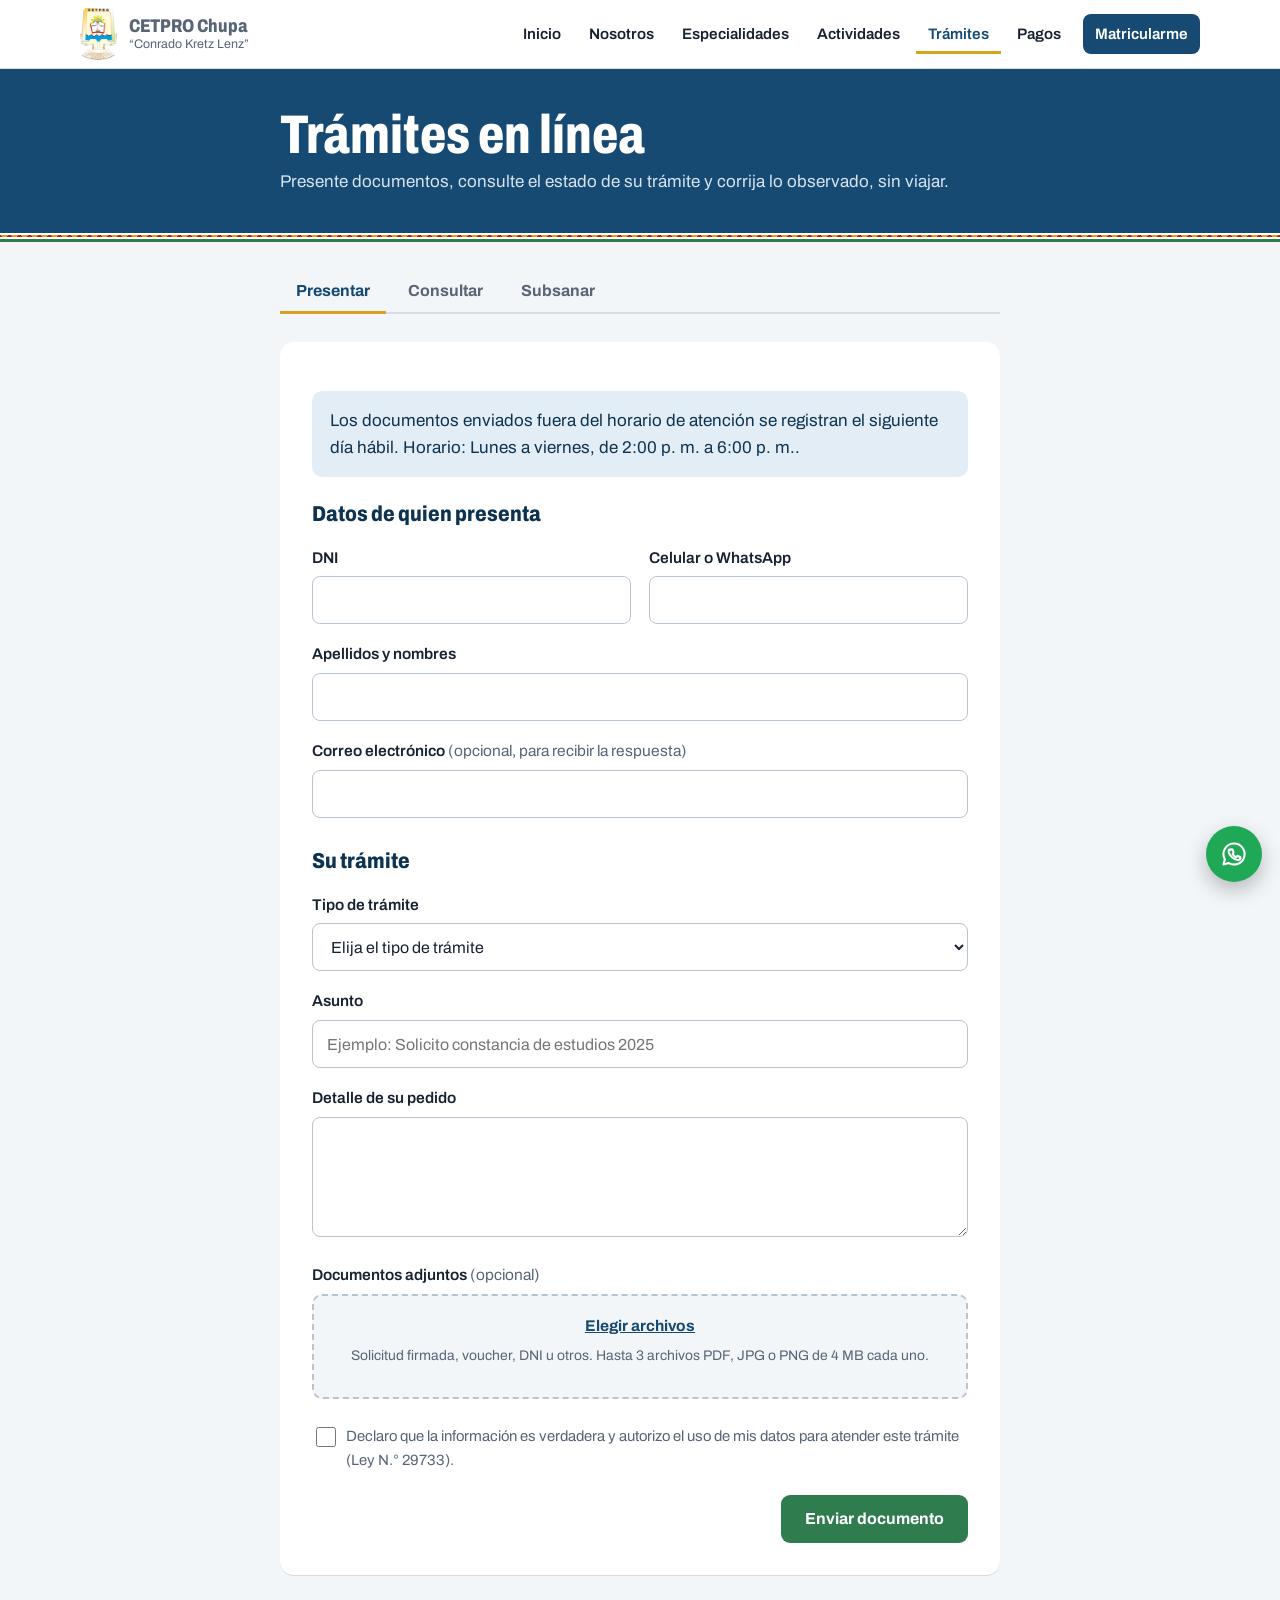
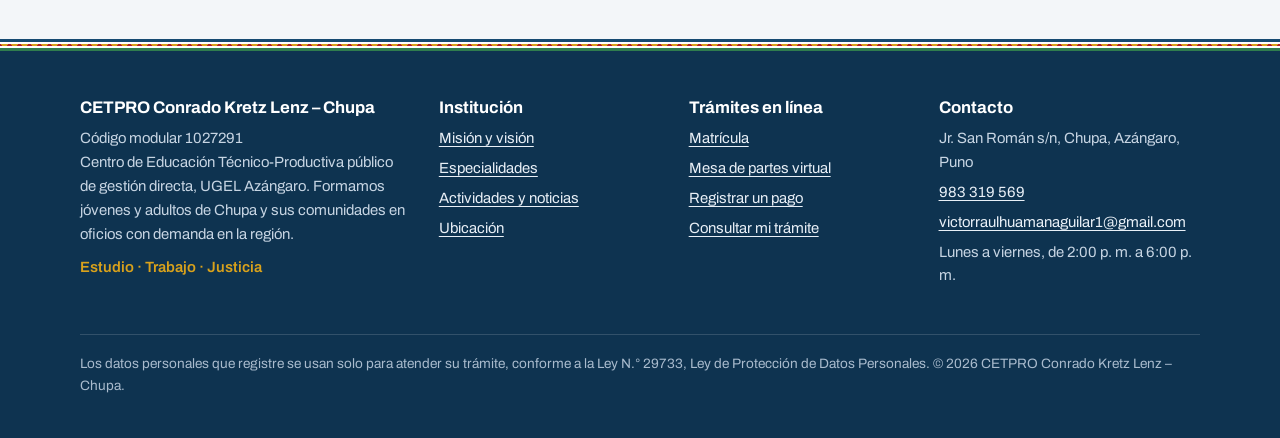
<file: tramites.html>
<!doctype html>
<html lang="es">
<head>
  <meta charset="utf-8">
  <meta name="viewport" content="width=device-width, initial-scale=1">
  <title>Mesa de partes virtual y consulta de trámites · CETPRO Conrado Kretz Lenz – Chupa</title>
  <meta name="description" content="Presente solicitudes al CETPRO de Chupa, consulte el estado de su expediente y corrija trámites observados desde su celular.">
  <meta name="theme-color" content="#164a72">
  <meta property="og:type" content="website">
  <meta property="og:site_name" content="CETPRO Conrado Kretz Lenz – Chupa">
  <meta property="og:title" content="Mesa de partes virtual y consulta de trámites · CETPRO Conrado Kretz Lenz – Chupa">
  <meta property="og:description" content="Presente solicitudes al CETPRO de Chupa, consulte el estado de su expediente y corrija trámites observados desde su celular.">
  <meta property="og:image" content="https://victorraulhuamanaguilar1-glitch.github.io/cetprochupa/assets/img/compartir.jpg">
  <meta property="og:url" content="https://victorraulhuamanaguilar1-glitch.github.io/cetprochupa/tramites.html">
  <meta name="twitter:card" content="summary_large_image">
  <link rel="icon" href="assets/img/favicon.svg" type="image/svg+xml">
  <link rel="apple-touch-icon" href="assets/img/logo.png">
  <link rel="preload" href="assets/fuentes/archivo.woff2" as="font" type="font/woff2" crossorigin>
  <link rel="stylesheet" href="assets/css/estilos.css">
</head>
<body data-pagina="tramites">
  <a class="saltar" href="#contenido">Ir al contenido</a>
  <header id="cabecera"></header>

  <main id="contenido">
    <div class="encabezado-pagina">
      <div class="angosto">
        <h1>Trámites en línea</h1>
        <p>Presente documentos, consulte el estado de su trámite y corrija lo observado, sin viajar.</p>
      </div>
    </div>
    <div class="aguayo fina" role="presentation"></div>
    <div class="angosto">
      <div class="pestanas" role="tablist">
        <button type="button" role="tab" aria-selected="true" aria-controls="panel-presentar">Presentar</button>
        <button type="button" role="tab" aria-selected="false" aria-controls="panel-consulta">Consultar</button>
        <button type="button" role="tab" aria-selected="false" aria-controls="panel-subsanar">Subsanar</button>
      </div>

      <section id="panel-presentar" role="tabpanel">
        <form class="formulario" id="form-tramite" novalidate>
          <p class="mensaje info" id="aviso-mesa"></p>
          <fieldset>
            <legend>Datos de quien presenta</legend>
            <div class="fila">
            <div class="campo">
              <label for="tra-dni">DNI</label>
              <input id="tra-dni" name="dni" inputmode="numeric" required data-tipo="dni" autocomplete="off">
              <div class="error" aria-live="polite"></div>
            </div>
            <div class="campo">
              <label for="tra-celular">Celular o WhatsApp</label>
              <input id="tra-celular" name="celular" type="tel" inputmode="numeric" required data-tipo="celular" autocomplete="tel">
              <div class="error" aria-live="polite"></div>
            </div>
            </div>
            <div class="campo">
              <label for="tra-nombres">Apellidos y nombres</label>
              <input id="tra-nombres" name="nombres" required data-tipo="texto" autocomplete="name">
              <div class="error" aria-live="polite"></div>
            </div>
            <div class="campo">
              <label for="tra-correo">Correo electrónico <span class="opcional">(opcional, para recibir la respuesta)</span></label>
              <input id="tra-correo" name="correo" type="email" data-tipo="correo" autocomplete="email">
              <div class="error" aria-live="polite"></div>
            </div>
          </fieldset>
          <fieldset>
            <legend>Su trámite</legend>
            <div class="campo">
              <label for="tra-tipo">Tipo de trámite</label>
              <select id="tra-tipo" name="tipo_tramite" required></select>
              <div class="error" aria-live="polite"></div>
            </div>
            <div class="campo">
              <label for="tra-asunto">Asunto</label>
              <input id="tra-asunto" name="asunto" required data-tipo="texto" maxlength="150" placeholder="Ejemplo: Solicito constancia de estudios 2025">
              <div class="error" aria-live="polite"></div>
            </div>
            <div class="campo">
              <label for="tra-detalle">Detalle de su pedido</label>
              <textarea id="tra-detalle" name="detalle" required data-tipo="texto" maxlength="3000"></textarea>
              <div class="error" aria-live="polite"></div>
            </div>
            <div class="campo">
              <label>Documentos adjuntos <span class="opcional">(opcional)</span></label>
              <div class="archivos" id="tra-adjuntos" data-max="3">
                <input type="file" id="tra-adjuntos-input" accept=".pdf,.jpg,.jpeg,.png,image/*" multiple>
                <label for="tra-adjuntos-input">Elegir archivos</label>
                <div class="ayuda">Solicitud firmada, voucher, DNI u otros. Hasta 3 archivos PDF, JPG o PNG de 4 MB cada uno.</div>
                <ul class="lista-archivos"></ul>
              </div>
              <div class="error" aria-live="polite"></div>
            </div>
          </fieldset>
          <label class="consentimiento">
            <input type="checkbox" name="acepta_datos" required data-requerido="Debe aceptar para enviar su documento.">
            <span>Declaro que la información es verdadera y autorizo el uso de mis datos para atender este trámite (Ley N.° 29733).<span class="error" style="display:block"></span></span>
          </label>
          <input class="trampa" type="text" name="web" tabindex="-1" autocomplete="off" aria-hidden="true">
          <div class="mensaje-envio"></div>
          <div class="acciones-form"><span></span><button type="submit" class="boton exito">Enviar documento</button></div>
        </form>
      </section>

      <section id="panel-consulta" role="tabpanel" hidden>
        <form class="formulario" id="form-consulta" novalidate>
          <fieldset>
            <legend>Consultar estado</legend>
            <p style="margin-top:0;color:var(--gris)">Para expedientes de mesa de partes (EXP), matrícula (MAT) y pagos (PAG). Si su trámite fue observado, verá el motivo y podrá corregirlo.</p>
            <div class="fila">
            <div class="campo">
              <label for="con-codigo">Número de trámite</label>
              <input id="con-codigo" name="codigo" required data-tipo="codigo" placeholder="MAT-2026-00001" autocomplete="off">
              <div class="error" aria-live="polite"></div>
            </div>
            <div class="campo">
              <label for="con-dni">DNI de quien lo presentó</label>
              <input id="con-dni" name="dni_consulta" inputmode="numeric" required data-tipo="dni" autocomplete="off">
              <div class="error" aria-live="polite"></div>
            </div>
            </div>
          </fieldset>
          <button type="submit" class="boton">Consultar</button>
          <div id="resultado-consulta" aria-live="polite"></div>
        </form>
      </section>

      <section id="panel-subsanar" role="tabpanel" hidden>
        <form class="formulario" id="form-subsanar" novalidate>
          <fieldset>
            <legend>Subsanar un trámite observado</legend>
            <p style="margin-top:0;color:var(--gris)">Use esta opción solo si al consultar su trámite aparece como <strong>Observado</strong>. Envíe lo que se le pidió en el motivo.</p>
            <div class="fila">
            <div class="campo">
              <label for="sub-codigo">Número de trámite</label>
              <input id="sub-codigo" name="codigo" required data-tipo="codigo" placeholder="MAT-2026-00001" autocomplete="off">
              <div class="error" aria-live="polite"></div>
            </div>
            <div class="campo">
              <label for="sub-dni">DNI</label>
              <input id="sub-dni" name="dni" inputmode="numeric" required data-tipo="dni" autocomplete="off">
              <div class="error" aria-live="polite"></div>
            </div>
            </div>
            <div class="campo">
              <label for="sub-mensaje">¿Qué está corrigiendo?</label>
              <textarea id="sub-mensaje" name="mensaje" required data-tipo="texto" maxlength="1500" placeholder="Ejemplo: Adjunto nuevamente la captura del pago, ahora legible."></textarea>
              <div class="error" aria-live="polite"></div>
            </div>
            <div class="campo">
              <label>Archivos corregidos <span class="opcional">(si se los pidieron)</span></label>
              <div class="archivos" id="sub-adjuntos" data-max="3">
                <input type="file" id="sub-adjuntos-input" accept=".pdf,.jpg,.jpeg,.png,image/*" multiple>
                <label for="sub-adjuntos-input">Elegir archivos</label>
                <div class="ayuda">Hasta 3 archivos PDF, JPG o PNG de 4 MB cada uno.</div>
                <ul class="lista-archivos"></ul>
              </div>
              <div class="error" aria-live="polite"></div>
            </div>
          </fieldset>
          <input class="trampa" type="text" name="web" tabindex="-1" autocomplete="off" aria-hidden="true">
          <div class="mensaje-envio"></div>
          <div class="acciones-form"><span></span><button type="submit" class="boton exito">Enviar corrección</button></div>
        </form>
      </section>
    </div>
  </main>

  <footer id="pie"></footer>
  <script src="assets/js/config.js"></script>
  <script src="assets/js/app.js"></script>
</body>
</html>
</file>
<file: assets/css/estilos.css>
/* =====================================================================
   CETPRO CHUPA · Estilos del sitio
   Paleta del altiplano: azul del lago, oro del ichu, rojo cochinilla,
   verde de la puna. La franja de aguayo es el elemento de identidad.
   ===================================================================== */

/* Tipografía Archivo (SIL Open Font License), alojada en el propio sitio para cargar rápido */
@font-face {
  font-family: "Archivo";
  src: url("../fuentes/archivo.woff2") format("woff2-variations"), url("../fuentes/archivo.woff2") format("woff2");
  font-weight: 100 900;
  font-stretch: 62% 125%;
  font-style: normal;
  font-display: swap;
}

:root {
  --lago: #164a72;
  --lago-osc: #0e3350;
  --lago-claro: #e3edf6;
  --ichu: #d9a21b;
  --cochinilla: #b3202e;
  --puna: #2f7d4e;
  --cielo: #f3f6f9;
  --blanco: #ffffff;
  --tinta: #172231;
  --gris: #586577;
  --linea: #d6dde6;
  --error-fondo: #fbecee;
  --ok-fondo: #e8f4ec;

  --ancho: 1120px;
  --radio: 10px;
  --fuente: "Archivo", "Segoe UI", Roboto, Arial, sans-serif;
}

*, *::before, *::after { box-sizing: border-box; }
[hidden] { display: none !important; }

html { scroll-behavior: smooth; -webkit-text-size-adjust: 100%; }
@media (prefers-reduced-motion: reduce) {
  html { scroll-behavior: auto; }
  *, *::before, *::after { transition: none !important; animation: none !important; }
}

body {
  margin: 0;
  font-family: var(--fuente);
  font-size: 1.0625rem;
  line-height: 1.6;
  color: var(--tinta);
  background: var(--cielo);
}

img { max-width: 100%; display: block; }
a { color: var(--lago); text-underline-offset: 3px; }
a:hover { color: var(--lago-osc); }

:focus-visible { outline: 3px solid var(--ichu); outline-offset: 2px; border-radius: 4px; }

.contenedor { width: min(100% - 32px, var(--ancho)); margin-inline: auto; }
.angosto { width: min(100% - 32px, 720px); margin-inline: auto; }

.saltar {
  position: absolute; left: -999px; top: 8px; z-index: 100;
  background: var(--blanco); padding: 8px 14px; border-radius: 6px;
}
.saltar:focus { left: 16px; }

/* ---------- Franja de aguayo ---------- */
.aguayo {
  position: relative;
  height: 22px;
  background-color: var(--cochinilla);
  background-image:
    linear-gradient(135deg, var(--ichu) 25%, transparent 25%),
    linear-gradient(225deg, var(--ichu) 25%, transparent 25%),
    linear-gradient(45deg, var(--ichu) 25%, transparent 25%),
    linear-gradient(315deg, var(--ichu) 25%, transparent 25%);
  background-size: 18px 18px;
  background-position: 9px 2px, 9px 2px, 0 2px, 0 2px;
  border-top: 5px solid var(--lago);
  border-bottom: 5px solid var(--puna);
}
.aguayo::before, .aguayo::after {
  content: ""; position: absolute; left: 0; right: 0; height: 2px; background: var(--blanco);
}
.aguayo::before { top: 0; }
.aguayo::after { bottom: 0; }
.aguayo.fina { height: 12px; border-width: 3px; background-size: 10px 10px; background-position: 5px 1px, 5px 1px, 0 1px, 0 1px; }

/* ---------- Aviso de modo demostración ---------- */
.aviso-demo {
  background: #fff6db; color: #6b4e00; font-size: .9rem; text-align: center; padding: 8px 16px;
  border-bottom: 1px solid #f0dc9c;
}

/* ---------- Cabecera ---------- */
.cabecera { background: var(--blanco); position: sticky; top: 0; z-index: 50; box-shadow: 0 1px 0 var(--linea); }
.cabecera .contenedor { display: flex; align-items: center; justify-content: space-between; gap: 16px; min-height: 68px; }
.marca { display: flex; align-items: center; gap: 12px; text-decoration: none; color: var(--tinta); }
.marca img { width: auto; height: 52px; max-width: 48px; object-fit: contain; }
.marca .sin-logo {
  width: 44px; height: 44px; border-radius: 50%; background: var(--lago); color: var(--blanco);
  display: grid; place-items: center; font-weight: 800; font-stretch: 75%; font-size: 1.1rem;
}
.marca strong { display: block; font-size: 1.15rem; font-stretch: 80%; font-weight: 800; line-height: 1.1; }
.marca span { display: block; font-size: .78rem; color: var(--gris); line-height: 1.2; }

.menu { display: flex; gap: 4px; align-items: center; }
.menu a {
  text-decoration: none; color: var(--tinta); font-weight: 600; font-size: .95rem;
  padding: 8px 12px; border-radius: 8px;
}
.menu a:hover { background: var(--lago-claro); color: var(--lago-osc); }
.menu a[aria-current="page"] { color: var(--lago); box-shadow: inset 0 -3px 0 var(--ichu); border-radius: 0; }
.menu .boton-menu-accion { background: var(--lago); color: var(--blanco); margin-left: 6px; border-radius: 8px; box-shadow: none; }
.menu .boton-menu-accion:hover { background: var(--lago-osc); color: var(--blanco); }

.boton-hamburguesa {
  display: none; background: none; border: 1px solid var(--linea); border-radius: 8px;
  padding: 8px 10px; cursor: pointer; color: var(--tinta);
}
@media (max-width: 860px) {
  .boton-hamburguesa { display: inline-flex; align-items: center; gap: 6px; font: 600 .95rem var(--fuente); }
  .menu {
    display: none; position: absolute; left: 0; right: 0; top: 100%;
    flex-direction: column; align-items: stretch; background: var(--blanco);
    padding: 8px 16px 16px; box-shadow: 0 10px 20px rgba(23, 34, 49, .12);
  }
  .menu.abierto { display: flex; }
  .menu a { padding: 12px; }
  .menu a[aria-current="page"] { box-shadow: inset 4px 0 0 var(--ichu); }
  .menu .boton-menu-accion { margin: 8px 0 0; text-align: center; }
}

/* ---------- Portada ---------- */
.portada { background: var(--lago); color: var(--blanco); }
.portada .contenedor {
  display: grid; grid-template-columns: 1.15fr .85fr; gap: 48px; align-items: center;
  padding-block: 64px 56px;
}
.portada h1 {
  margin: 0 0 18px; font-weight: 800; font-stretch: 72%; line-height: .95;
  font-size: clamp(2.6rem, 7.2vw, 5rem); letter-spacing: -.01em;
}
.portada p { margin: 0; max-width: 34em; font-size: 1.12rem; color: #d7e4f0; }
.portada .datos-portada { display: flex; flex-wrap: wrap; gap: 10px 22px; margin-top: 26px; font-size: .95rem; color: #d7e4f0; }
.portada .datos-portada strong { color: var(--blanco); }

.tramites-rapidos {
  background: var(--blanco); color: var(--tinta); border-radius: 14px; padding: 8px;
  box-shadow: 0 18px 40px rgba(6, 25, 43, .35);
}
.tramites-rapidos h2 { font-size: 1rem; font-weight: 700; margin: 12px 14px 6px; color: var(--gris); }
.tramite {
  display: grid; grid-template-columns: 44px 1fr; gap: 14px; align-items: center;
  padding: 14px; border-radius: 10px; text-decoration: none; color: var(--tinta);
}
.tramite { position: relative; }
.tramite + .tramite::before {
  content: ""; position: absolute; top: 0; left: 14px; right: 14px; height: 1px; background: var(--linea);
}
.tramite:hover { background: var(--lago-claro); color: var(--tinta); }
.tramite:hover::before, .tramite:hover + .tramite::before { background: transparent; }
.tramite .icono {
  width: 44px; height: 44px; border-radius: 10px; display: grid; place-items: center;
  background: var(--lago-claro); color: var(--lago);
}
.tramite:nth-of-type(2) .icono { background: #fbf1d8; color: #8a6200; }
.tramite:nth-of-type(3) .icono { background: var(--ok-fondo); color: var(--puna); }
.tramite:nth-of-type(4) .icono { background: #f6e3e5; color: var(--cochinilla); }
.tramite strong { display: block; font-size: 1.05rem; color: var(--tinta); }
.tramite > span > span { display: block; font-size: .9rem; color: var(--gris); line-height: 1.35; }

@media (max-width: 860px) {
  .portada .contenedor { grid-template-columns: 1fr; gap: 32px; padding-block: 40px; }
}

/* ---------- Secciones ---------- */
.seccion { padding-block: 72px; }
.seccion.blanca { background: var(--blanco); }
.seccion h2.titulo {
  margin: 0 0 8px; font-weight: 800; font-stretch: 78%; line-height: 1;
  font-size: clamp(2rem, 4.6vw, 3rem); color: var(--lago-osc);
}
.seccion .bajada { margin: 0 0 36px; color: var(--gris); max-width: 40em; }

/* ---------- Especialidades: lista tipográfica ---------- */
.especialidades { list-style: none; margin: 0; padding: 0; border-top: 2px solid var(--tinta); }
.especialidad { border-bottom: 1px solid var(--linea); }
.especialidad summary {
  list-style: none; cursor: pointer; display: grid; grid-template-columns: 1fr auto 32px;
  gap: 20px; align-items: center; padding: 22px 4px;
}
.especialidad summary::-webkit-details-marker { display: none; }
.especialidad summary h3 {
  margin: 0; font-weight: 700; font-stretch: 75%; line-height: 1.05;
  font-size: clamp(1.6rem, 4.4vw, 2.5rem);
}
.especialidad summary:hover h3 { color: var(--lago); }
.especialidad .meta { color: var(--gris); font-size: .95rem; text-align: right; }
.especialidad .signo {
  width: 32px; height: 32px; border-radius: 50%; border: 2px solid var(--tinta);
  display: grid; place-items: center; transition: transform .2s ease;
}
.especialidad[open] .signo { transform: rotate(45deg); background: var(--ichu); border-color: var(--ichu); }
.especialidad .detalle {
  display: grid; grid-template-columns: 1fr 1fr; gap: 28px; padding: 0 4px 28px;
}
.especialidad .detalle p { margin: 0 0 16px; max-width: 36em; }
.especialidad .detalle ul { margin: 0; padding-left: 20px; }
.especialidad .detalle h4 { margin: 0 0 8px; font-size: .95rem; color: var(--gris); font-weight: 700; }
@media (max-width: 700px) {
  .especialidad summary { grid-template-columns: 1fr 32px; }
  .especialidad .meta { grid-column: 1; grid-row: 2; text-align: left; margin-top: -10px; }
  .especialidad .detalle { grid-template-columns: 1fr; gap: 12px; }
}

/* ---------- Pasos de matrícula (secuencia real) ---------- */
.pasos { list-style: none; counter-reset: paso; margin: 0; padding: 0; display: grid; grid-template-columns: repeat(4, 1fr); gap: 24px; }
.paso { counter-increment: paso; position: relative; padding-top: 58px; }
.paso::before {
  content: counter(paso); position: absolute; top: 0; left: 0;
  width: 44px; height: 44px; border-radius: 50%; display: grid; place-items: center;
  background: var(--lago); color: var(--blanco); font-weight: 800; font-size: 1.2rem;
}
.paso:not(:last-child)::after {
  content: ""; position: absolute; top: 21px; left: 56px; right: -12px; height: 2px; background: var(--linea);
}
.paso h3 { margin: 0 0 6px; font-size: 1.12rem; }
.paso p { margin: 0; color: var(--gris); font-size: .97rem; }
.requisitos { margin-top: 36px; padding: 20px 24px; background: var(--blanco); border-left: 5px solid var(--ichu); border-radius: 0 var(--radio) var(--radio) 0; }
.requisitos h3 { margin: 0 0 8px; font-size: 1.05rem; }
.requisitos ul { margin: 0; padding-left: 20px; }
@media (max-width: 860px) {
  .pasos { grid-template-columns: 1fr; gap: 0; }
  .paso { padding: 0 0 28px 62px; min-height: 44px; }
  .paso:not(:last-child)::after { top: 52px; left: 21px; right: auto; bottom: 6px; width: 2px; height: auto; }
}

/* ---------- Noticias ---------- */
.noticias { display: grid; gap: 0; border-top: 1px solid var(--linea); }
.noticia { display: grid; grid-template-columns: 150px 1fr; gap: 24px; padding: 22px 0; border-bottom: 1px solid var(--linea); }
.noticia time { color: var(--gris); font-size: .95rem; padding-top: 3px; }
.noticia h3 { margin: 0 0 4px; font-size: 1.25rem; }
.noticia p { margin: 0; max-width: 42em; }
@media (max-width: 600px) { .noticia { grid-template-columns: 1fr; gap: 4px; } }

/* ---------- Contacto ---------- */
.contacto { display: grid; grid-template-columns: .9fr 1.1fr; gap: 40px; align-items: start; }
.contacto dl { margin: 0; display: grid; gap: 18px; }
.contacto dt { font-weight: 700; font-size: .95rem; color: var(--gris); }
.contacto dd { margin: 2px 0 0; font-size: 1.1rem; }
.mapa { width: 100%; aspect-ratio: 4 / 3; border: 0; border-radius: var(--radio); background: var(--lago-claro); }
@media (max-width: 800px) { .contacto { grid-template-columns: 1fr; } }

/* ---------- Pie ---------- */
.pie { background: var(--lago-osc); color: #c7d5e3; font-size: .93rem; }
.pie .contenedor { display: grid; grid-template-columns: 1.5fr 1fr 1fr 1.2fr; gap: 32px; padding-block: 44px 28px; }
.pie strong { color: var(--blanco); display: block; font-size: 1.05rem; margin-bottom: 6px; }
.pie a { color: #e9f0f7; }
.pie .lema { display: inline-block; margin-top: 10px; color: var(--ichu); font-style: normal; font-weight: 600; }
.pie ul { list-style: none; margin: 0; padding: 0; display: grid; gap: 6px; }
.pie .legal { grid-column: 1 / -1; border-top: 1px solid rgba(255, 255, 255, .15); padding-top: 18px; font-size: .85rem; color: #a9bbcd; }
@media (max-width: 900px) { .pie .contenedor { grid-template-columns: 1fr 1fr; } }
@media (max-width: 560px) { .pie .contenedor { grid-template-columns: 1fr; } }

/* ---------- Botón de WhatsApp ---------- */
.whatsapp {
  position: fixed; right: 18px; bottom: 18px; z-index: 60;
  width: 56px; height: 56px; border-radius: 50%; background: #1fa855; color: var(--blanco);
  display: grid; place-items: center; box-shadow: 0 8px 20px rgba(0, 0, 0, .25);
}
.whatsapp:hover { background: #178c46; color: var(--blanco); }

/* ---------- Botones ---------- */
.boton {
  display: inline-flex; align-items: center; justify-content: center; gap: 8px;
  font: 700 1rem var(--fuente); padding: 13px 22px; border-radius: 9px; border: 2px solid transparent;
  background: var(--lago); color: var(--blanco); cursor: pointer; text-decoration: none; min-height: 48px;
}
.boton:hover { background: var(--lago-osc); color: var(--blanco); }
.boton.secundario { background: transparent; color: var(--lago); border-color: var(--lago); }
.boton.secundario:hover { background: var(--lago-claro); color: var(--lago-osc); }
.boton.exito { background: var(--puna); }
.boton.exito:hover { background: #24633d; }
.boton[disabled] { opacity: .6; cursor: wait; }

/* ---------- Páginas de trámites ---------- */
.encabezado-pagina { background: var(--lago); color: var(--blanco); padding-block: 40px 34px; }
.encabezado-pagina h1 { margin: 0 0 6px; font-weight: 800; font-stretch: 75%; line-height: 1; font-size: clamp(2.2rem, 6vw, 3.4rem); }
.encabezado-pagina p { margin: 0; color: #d7e4f0; max-width: 40em; }

.pestanas { display: flex; gap: 6px; margin: 28px 0 0; border-bottom: 2px solid var(--linea); }
.pestanas button {
  font: 700 1rem var(--fuente); background: none; border: 0; padding: 12px 16px; cursor: pointer;
  color: var(--gris); border-bottom: 3px solid transparent; margin-bottom: -2px;
}
.pestanas button[aria-selected="true"] { color: var(--lago); border-bottom-color: var(--ichu); }

.formulario { background: var(--blanco); border-radius: 14px; padding: 32px; margin-block: 28px 64px; box-shadow: 0 1px 0 var(--linea); }
@media (max-width: 600px) { .formulario { padding: 22px 18px; border-radius: 10px; } }
.formulario fieldset { border: 0; margin: 0 0 8px; padding: 0; }
.formulario legend { font-weight: 800; font-stretch: 85%; font-size: 1.35rem; color: var(--lago-osc); margin-bottom: 14px; padding: 0; }
.fila { display: grid; grid-template-columns: 1fr 1fr; gap: 0 18px; }
@media (max-width: 600px) { .fila { grid-template-columns: 1fr; } }
.campo { margin-bottom: 18px; }
.campo label { display: block; font-weight: 600; font-size: .97rem; margin-bottom: 6px; }
.campo .opcional { font-weight: 400; color: var(--gris); }
.campo input, .campo select, .campo textarea {
  width: 100%; font: 1rem var(--fuente); color: var(--tinta); padding: 12px 14px; min-height: 48px;
  border: 1.5px solid #b9c4d1; border-radius: 8px; background: var(--blanco);
}
.campo textarea { min-height: 120px; resize: vertical; }
.campo input:focus, .campo select:focus, .campo textarea:focus { outline: none; border-color: var(--lago); box-shadow: 0 0 0 3px rgba(22, 74, 114, .18); }
.campo .ayuda { font-size: .87rem; color: var(--gris); margin-top: 5px; }
.campo .error { display: none; font-size: .88rem; color: var(--cochinilla); margin-top: 5px; font-weight: 600; }
.campo.invalido input, .campo.invalido select, .campo.invalido textarea { border-color: var(--cochinilla); background: var(--error-fondo); }
.campo.invalido .error { display: block; }

.archivos { border: 2px dashed #b9c4d1; border-radius: 10px; padding: 18px; text-align: center; background: var(--cielo); }
.archivos.arrastrando { border-color: var(--lago); background: var(--lago-claro); }
.archivos input[type=file] { position: absolute; width: 1px; height: 1px; opacity: 0; }
.archivos label { cursor: pointer; color: var(--lago); font-weight: 700; text-decoration: underline; }
.lista-archivos { list-style: none; margin: 12px 0 0; padding: 0; text-align: left; display: grid; gap: 6px; }
.lista-archivos li { display: flex; justify-content: space-between; gap: 10px; background: var(--blanco); border: 1px solid var(--linea); border-radius: 8px; padding: 8px 12px; font-size: .93rem; }
.lista-archivos button { background: none; border: 0; color: var(--cochinilla); cursor: pointer; font: 600 .9rem var(--fuente); }

.consentimiento { display: grid; grid-template-columns: 24px 1fr; gap: 10px; align-items: start; font-size: .93rem; color: var(--gris); margin: 6px 0 22px; }
.consentimiento input { width: 20px; height: 20px; margin-top: 2px; accent-color: var(--lago); }
.consentimiento.invalido { color: var(--cochinilla); }

.trampa { position: absolute; left: -5000px; }

.acciones-form { display: flex; flex-wrap: wrap; gap: 12px; justify-content: space-between; align-items: center; }

/* Progreso de matrícula: los tramos completos se tejen con el aguayo */
.progreso { display: grid; grid-template-columns: repeat(4, 1fr); gap: 6px; margin: 4px 0 26px; }
.progreso div { font-size: .84rem; color: var(--gris); font-weight: 600; }
.progreso div::before {
  content: ""; display: block; height: 10px; border-radius: 3px; margin-bottom: 6px; background: var(--linea);
}
.progreso div.hecho::before, .progreso div.actual::before {
  background-color: var(--cochinilla);
  background-image:
    linear-gradient(135deg, var(--ichu) 25%, transparent 25%),
    linear-gradient(225deg, var(--ichu) 25%, transparent 25%),
    linear-gradient(45deg, var(--ichu) 25%, transparent 25%),
    linear-gradient(315deg, var(--ichu) 25%, transparent 25%);
  background-size: 10px 10px; background-position: 5px 0, 5px 0, 0 0, 0 0;
}
.progreso div.actual { color: var(--tinta); }
@media (max-width: 520px) { .progreso div { font-size: 0; } .progreso div.actual { font-size: .84rem; grid-column: 1 / -1; order: 5; } }

.paso-form[hidden] { display: none; }

/* Medios de pago */
.medios { display: grid; grid-template-columns: repeat(auto-fit, minmax(220px, 1fr)); gap: 14px; margin-bottom: 22px; }
.medio { border: 1.5px solid var(--linea); border-radius: var(--radio); padding: 16px 18px; background: var(--blanco); }
.medio h3 { margin: 0 0 6px; font-size: 1rem; }
.medio .numero { font-size: 1.35rem; font-weight: 800; letter-spacing: .02em; font-variant-numeric: tabular-nums; }
.medio .titular { color: var(--gris); font-size: .9rem; }
.medio img { width: 150px; margin-top: 10px; border-radius: 8px; }
.medio.yape { border-color: #742284; }
.medio.yape h3 { color: #742284; }
.medio.plin { border-color: #00a5b5; }
.medio.plin h3 { color: #007a87; }
.copiar { margin-top: 8px; background: none; border: 1px solid var(--linea); border-radius: 6px; padding: 4px 10px; cursor: pointer; font: 600 .85rem var(--fuente); color: var(--lago); }

.tabla-tarifas { width: 100%; border-collapse: collapse; margin-bottom: 8px; }
.tabla-tarifas th, .tabla-tarifas td { text-align: left; padding: 12px 10px; border-bottom: 1px solid var(--linea); }
.tabla-tarifas th { font-size: .9rem; color: var(--gris); }
.tabla-tarifas td:last-child, .tabla-tarifas th:last-child { text-align: right; font-variant-numeric: tabular-nums; white-space: nowrap; }

/* Mensajes */
.mensaje { border-radius: 10px; padding: 16px 18px; margin-bottom: 20px; }
.mensaje.error { background: var(--error-fondo); color: #7d1520; border: 1px solid #efc1c6; }
.mensaje.info { background: var(--lago-claro); color: var(--lago-osc); }

.resultado { text-align: center; padding: 12px 0 4px; }
.resultado .sello {
  width: 72px; height: 72px; border-radius: 50%; background: var(--ok-fondo); color: var(--puna);
  display: grid; place-items: center; margin: 0 auto 14px;
}
.resultado h2 { margin: 0 0 6px; font-stretch: 85%; font-size: 1.7rem; }
.resultado .codigo {
  display: inline-block; font-size: clamp(1.25rem, 6vw, 2.3rem); font-weight: 800; letter-spacing: .03em; white-space: nowrap;
  color: var(--lago-osc); background: var(--lago-claro); border: 2px dashed var(--lago); border-radius: 10px;
  padding: 10px 22px; margin: 14px 0; font-variant-numeric: tabular-nums;
}
.resultado p { color: var(--gris); max-width: 32em; margin: 0 auto 10px; }
.resultado .acciones-form { justify-content: center; margin-top: 20px; }

.estado-tramite { border: 1.5px solid var(--linea); border-radius: var(--radio); padding: 20px; margin-top: 22px; }
.estado-tramite h3 { margin: 0 0 4px; }
.etiqueta-estado { display: inline-block; padding: 4px 12px; border-radius: 99px; font-weight: 700; font-size: .92rem; background: var(--lago-claro); color: var(--lago-osc); }
.etiqueta-estado.atendido { background: var(--ok-fondo); color: var(--puna); }
.etiqueta-estado.observado { background: #fbf1d8; color: #7a5600; }
.etiqueta-estado.rechazado { background: var(--error-fondo); color: var(--cochinilla); }
.estado-tramite dl { display: grid; grid-template-columns: minmax(90px, max-content) 1fr; gap: 6px 16px; margin: 14px 0 0; }
.estado-tramite dl > div { display: contents; }
.estado-tramite dt { color: var(--gris); }
.estado-tramite dd { margin: 0; overflow-wrap: anywhere; }

/* Impresión del cargo */
@media print {
  .cabecera, .pie, .whatsapp, .aviso-demo, .pestanas, .no-imprimir, .encabezado-pagina p { display: none !important; }
  body { background: #fff; }
  .formulario { box-shadow: none; margin: 0; }
  .encabezado-pagina { background: none; color: #000; padding: 0 0 10px; }
}

/* =====================================================================
   v2 · Portal: especialidades, actividades, nosotros, consulta
   ===================================================================== */
.visualmente-oculto { position: absolute !important; width: 1px; height: 1px; overflow: hidden; clip: rect(0 0 0 0); white-space: nowrap; }
.nota-suave { color: var(--gris); font-style: italic; }
.boton.ancho { width: 100%; margin-top: 10px; }
.vacio { color: var(--gris); padding: 30px 0; }
.angosto-texto { width: min(100% - 32px, 760px); margin-inline: auto; }
.texto-largo p { margin: 0 0 1em; max-width: 40em; }
.destacado { font-size: 1.15rem; line-height: 1.55; border-left: 4px solid var(--ichu); padding-left: 16px; margin: 0; max-width: 36em; }
.enlace-seccion { display: inline-block; margin-top: 26px; font-weight: 700; }
.cabeza-seccion { display: flex; justify-content: space-between; align-items: end; gap: 16px; flex-wrap: wrap; margin-bottom: 30px; }
.cabeza-seccion .bajada { margin: 0; }

/* ---------- Medios (foto o patrón de aguayo con ícono) ---------- */
.media { position: relative; aspect-ratio: 16 / 10; background: var(--lago-claro); overflow: hidden; }
.media img { width: 100%; height: 100%; object-fit: cover; }
.media.sin-foto {
  background-color: var(--lago);
  background-image:
    linear-gradient(135deg, rgba(217, 162, 27, .55) 25%, transparent 25%),
    linear-gradient(225deg, rgba(217, 162, 27, .55) 25%, transparent 25%),
    linear-gradient(45deg, rgba(179, 32, 46, .55) 25%, transparent 25%),
    linear-gradient(315deg, rgba(179, 32, 46, .55) 25%, transparent 25%);
  background-size: 28px 28px; background-position: 14px 0, 14px 0, 0 0, 0 0;
  display: grid; place-items: center;
}
.icono-oficio { width: 84px; height: 84px; border-radius: 50%; background: var(--blanco); color: var(--lago); display: grid; place-items: center; box-shadow: 0 6px 18px rgba(0, 0, 0, .25); }

/* ---------- Tarjetas de especialidad ---------- */
.grid-tiles { display: grid; grid-template-columns: repeat(auto-fill, minmax(200px, 1fr)); gap: 22px; list-style: none; margin: 0; padding: 0; }
.tile { display: flex; flex-direction: column; background: var(--blanco); border-radius: 14px; overflow: hidden; text-decoration: none; color: var(--tinta); box-shadow: 0 1px 0 var(--linea), 0 0 0 1px var(--linea); transition: transform .15s ease, box-shadow .15s ease; }
.tile:hover { transform: translateY(-3px); box-shadow: 0 12px 26px rgba(14, 51, 80, .14), 0 0 0 1px var(--linea); color: var(--tinta); }
.tile-cuerpo { padding: 18px 20px 20px; display: flex; flex-direction: column; flex: 1; }
.tile h3 { margin: 0 0 6px; font-weight: 800; font-stretch: 80%; font-size: 1.45rem; line-height: 1.05; color: var(--lago-osc); }
.tile p { margin: 0 0 14px; color: var(--gris); font-size: .97rem; flex: 1; }
.tile-enlace { font-weight: 700; color: var(--lago); }
.seccion.blanca .tile { box-shadow: 0 0 0 1px var(--linea); }

/* ---------- Publicaciones ---------- */
.grid-pubs { display: grid; grid-template-columns: repeat(auto-fill, minmax(280px, 1fr)); gap: 22px; }
.pub { display: flex; flex-direction: column; background: var(--blanco); border-radius: 14px; overflow: hidden; text-decoration: none; color: var(--tinta); box-shadow: 0 0 0 1px var(--linea); transition: transform .15s ease, box-shadow .15s ease; }
.pub:hover { transform: translateY(-3px); box-shadow: 0 12px 26px rgba(14, 51, 80, .14), 0 0 0 1px var(--linea); color: var(--tinta); }
.pub .media { aspect-ratio: 3 / 2; }
.pub .media.sin-foto .icono-oficio { width: 64px; height: 64px; }
.pub-cuerpo { padding: 16px 18px 18px; display: flex; flex-direction: column; gap: 6px; flex: 1; }
.pub-meta { display: flex; flex-wrap: wrap; gap: 8px 12px; align-items: center; font-size: .88rem; color: var(--gris); }
.pub h3 { margin: 0; font-size: 1.15rem; line-height: 1.3; }
.pub p { margin: 0; color: var(--gris); font-size: .95rem; display: -webkit-box; -webkit-line-clamp: 3; -webkit-box-orient: vertical; overflow: hidden; }
.pub-fotos { margin-top: auto; padding-top: 6px; font-size: .85rem; color: var(--lago); font-weight: 600; }

.cat { display: inline-block; padding: 3px 10px; border-radius: 99px; font-size: .8rem; font-weight: 700; background: var(--lago-claro); color: var(--lago-osc); }
.cat-campeonato, .cat-logro { background: #e3f1e8; color: #1f5c38; }
.cat-concurso, .cat-aniversario { background: #fbf1d8; color: #6b4e00; }
.cat-feria, .cat-ceremonia { background: #f7e1e4; color: #8a1a26; }
.cat-comunicado { background: #e8ecf1; color: #3c4858; }
.cat-capacitacion { background: #e6f0fb; color: #1d4f80; }

.filtros { display: flex; flex-wrap: wrap; gap: 14px; justify-content: space-between; align-items: center; margin-bottom: 26px; }
.chips { display: flex; flex-wrap: wrap; gap: 8px; }
.chip { font: 600 .92rem var(--fuente); border: 1.5px solid var(--linea); background: var(--blanco); color: var(--tinta); padding: 8px 14px; border-radius: 99px; cursor: pointer; }
.chip[aria-pressed="true"] { background: var(--lago); border-color: var(--lago); color: var(--blanco); }
.filtros-der { display: flex; gap: 8px; flex-wrap: wrap; }
.filtros-der input, .filtros-der select { font: 1rem var(--fuente); padding: 10px 12px; border: 1.5px solid #b9c4d1; border-radius: 8px; min-height: 44px; background: var(--blanco); }
.filtros-der input { min-width: 220px; }
.conteo { color: var(--gris); font-size: .95rem; margin: -12px 0 18px; }

.pub-destacada { display: grid; grid-template-columns: 1.3fr 1fr; background: var(--lago-osc); color: var(--blanco); border-radius: 16px; overflow: hidden; text-decoration: none; margin-bottom: 28px; }
.pub-destacada img { width: 100%; height: 100%; min-height: 280px; object-fit: cover; }
.pub-destacada div { padding: 32px; display: flex; flex-direction: column; justify-content: center; gap: 10px; }
.pub-destacada h2 { margin: 0; font-weight: 800; font-stretch: 78%; font-size: clamp(1.7rem, 3.6vw, 2.5rem); line-height: 1.02; }
.pub-destacada p { margin: 0; color: #d7e4f0; }
.pub-destacada .cat { align-self: flex-start; }
.pub-destacada time { color: var(--ichu); font-weight: 600; font-size: .92rem; }
.pub-destacada:hover { color: var(--blanco); }
.pub-destacada:hover h2 { text-decoration: underline; text-underline-offset: 4px; }
@media (max-width: 760px) { .pub-destacada { grid-template-columns: 1fr; } .pub-destacada img { min-height: 200px; max-height: 260px; } .pub-destacada div { padding: 22px; } }

/* ---------- Artículo de actividad ---------- */
.volver { display: inline-flex; align-items: center; gap: 6px; text-decoration: none; font-weight: 600; color: #cfe0ee; margin-bottom: 18px; font-size: .95rem; }
.volver:hover { color: var(--blanco); }
.volver.oscuro { color: var(--lago); margin-top: 30px; }
.articulo { padding-bottom: 60px; max-width: 860px; }
.art-cabecera h1 { margin: 12px 0 10px; font-weight: 800; font-stretch: 75%; font-size: clamp(2.1rem, 6vw, 3.4rem); line-height: 1; color: var(--lago-osc); }
.art-resumen { font-size: 1.2rem; color: var(--gris); margin: 0 0 24px; max-width: 36em; }
.art-portada { display: block; width: 100%; padding: 0; border: 0; background: none; cursor: zoom-in; border-radius: 14px; overflow: hidden; margin-bottom: 28px; }
.art-portada img { width: 100%; max-height: 520px; object-fit: cover; }
.art-texto { font-size: 1.1rem; line-height: 1.7; }
.art-texto p { margin: 0 0 1.1em; max-width: 40em; }
.art-galeria h2 { font-stretch: 85%; font-size: 1.4rem; margin: 30px 0 14px; }
.galeria { display: grid; grid-template-columns: repeat(auto-fill, minmax(150px, 1fr)); gap: 8px; }
.galeria .foto { padding: 0; border: 0; background: var(--lago-claro); border-radius: 8px; overflow: hidden; cursor: zoom-in; aspect-ratio: 1; }
.galeria .foto img { width: 100%; height: 100%; object-fit: cover; transition: transform .2s ease; }
.galeria .foto:hover img { transform: scale(1.04); }
.compartir { display: flex; flex-wrap: wrap; gap: 10px; align-items: center; margin-top: 34px; padding-top: 20px; border-top: 1px solid var(--linea); }
.compartir > span { font-weight: 700; margin-right: 4px; }
.btn-red { display: inline-flex; align-items: center; gap: 6px; padding: 9px 14px; border-radius: 8px; border: 1.5px solid var(--linea); background: var(--blanco); color: var(--tinta); text-decoration: none; font: 600 .93rem var(--fuente); cursor: pointer; }
.btn-red.wa { color: #178c46; }
.btn-red.fb { color: #1b4fa0; }
.btn-red:hover { border-color: var(--lago); }

/* ---------- Visor de fotos ---------- */
.visor { border: 0; padding: 0; background: transparent; max-width: 100vw; max-height: 100vh; width: 100vw; height: 100vh; }
.visor::backdrop { background: rgba(6, 15, 26, .92); }
.visor[open] { display: grid; grid-template-columns: 64px 1fr 64px; align-items: center; }
.visor figure { margin: 0; text-align: center; grid-column: 2; }
.visor img { max-width: 100%; max-height: 84vh; border-radius: 6px; margin: 0 auto; }
.visor figcaption { color: #cfd8e3; margin-top: 10px; font-size: .95rem; }
.visor button { background: rgba(255, 255, 255, .1); border: 0; color: #fff; width: 52px; height: 52px; border-radius: 50%; cursor: pointer; display: grid; place-items: center; }
.visor button:hover { background: rgba(255, 255, 255, .22); }
.visor .visor-ant { grid-column: 1; justify-self: center; }
.visor .visor-sig { grid-column: 3; justify-self: center; }
.visor .visor-cerrar { position: fixed; top: 14px; right: 14px; }
@media (max-width: 600px) { .visor[open] { grid-template-columns: 1fr; } .visor figure { grid-column: 1; } .visor .visor-ant, .visor .visor-sig { position: fixed; bottom: 18px; } .visor .visor-ant { left: 18px; } .visor .visor-sig { right: 18px; } }

/* ---------- Detalle de especialidad ---------- */
.esp-portada { background: var(--lago); color: var(--blanco); padding: 36px 0 44px; position: relative; overflow: hidden; }
.esp-portada.con-foto { background: linear-gradient(90deg, rgba(14, 51, 80, .95) 0%, rgba(14, 51, 80, .78) 55%, rgba(14, 51, 80, .35) 100%), var(--foto) center / cover; padding: 44px 0 64px; }
.esp-icono { width: 64px; height: 64px; border-radius: 16px; background: rgba(255, 255, 255, .14); display: grid; place-items: center; margin-bottom: 14px; }
.esp-portada h1 { margin: 0 0 10px; font-weight: 800; font-stretch: 72%; font-size: clamp(2.6rem, 7vw, 4.4rem); line-height: .95; }
.esp-resumen { margin: 0; font-size: 1.2rem; color: #d7e4f0; max-width: 32em; }
.esp-cuerpo { display: grid; grid-template-columns: 1fr 340px; gap: 44px; padding-block: 44px 64px; align-items: start; }
.esp-principal section { margin-bottom: 40px; }
.esp-principal h2 { margin: 0 0 14px; font-weight: 800; font-stretch: 80%; font-size: 1.75rem; color: var(--lago-osc); line-height: 1.1; }
.esp-principal p { margin: 0 0 1em; max-width: 40em; }
.esp-lateral { position: sticky; top: 92px; }
.ficha { background: var(--blanco); border-radius: 14px; padding: 24px; box-shadow: 0 0 0 1px var(--linea); }
.ficha h2 { margin: 0 0 12px; font-size: 1.15rem; }
.ficha h3 { margin: 18px 0 6px; font-size: 1rem; }
.ficha dl { margin: 0; display: grid; gap: 0; }
.ficha dl > div { display: grid; grid-template-columns: 110px 1fr; gap: 10px; padding: 9px 0; border-bottom: 1px solid var(--linea); }
.ficha dt { color: var(--gris); font-size: .93rem; }
.ficha dd { margin: 0; font-weight: 600; }
.ficha ul { margin: 0; padding-left: 20px; font-size: .95rem; }
@media (max-width: 900px) { .esp-cuerpo { grid-template-columns: 1fr; gap: 10px; } .esp-lateral { position: static; order: -1; } }

.modulos { border-top: 2px solid var(--tinta); }
.modulo { border-bottom: 1px solid var(--linea); }
.modulo summary { list-style: none; cursor: pointer; display: grid; grid-template-columns: 38px 1fr auto; gap: 14px; align-items: center; padding: 16px 2px; }
.modulo summary::-webkit-details-marker { display: none; }
.modulo .num { width: 34px; height: 34px; border-radius: 50%; background: var(--lago-claro); color: var(--lago); display: grid; place-items: center; font-weight: 800; }
.modulo[open] .num { background: var(--ichu); color: var(--tinta); }
.modulo .nom { font-weight: 700; font-size: 1.1rem; }
.modulo .horas { color: var(--gris); font-size: .92rem; white-space: nowrap; }
.modulo ul, .modulo p { margin: 0 0 18px 52px; }
.lista-check { list-style: none; margin: 0; padding: 0; display: grid; grid-template-columns: repeat(auto-fill, minmax(240px, 1fr)); gap: 10px; }
.lista-check li { display: flex; gap: 10px; align-items: flex-start; background: var(--blanco); border-radius: 10px; padding: 12px 14px; box-shadow: 0 0 0 1px var(--linea); }
.lista-check svg { color: var(--puna); flex: none; margin-top: 2px; }

/* ---------- Nosotros ---------- */
.mv { display: grid; grid-template-columns: 1fr 1fr; gap: 28px; }
.mv-item { padding: 30px; border-radius: 16px; background: var(--cielo); position: relative; }
.mv-item::before { content: ""; position: absolute; left: 30px; top: 0; width: 60px; height: 6px; background: var(--ichu); border-radius: 0 0 4px 4px; }
.mv-item h2 { margin: 6px 0 10px; font-weight: 800; font-stretch: 78%; font-size: 2.2rem; color: var(--lago-osc); }
.mv-item p { margin: 0; font-size: 1.12rem; line-height: 1.65; }
@media (max-width: 760px) { .mv { grid-template-columns: 1fr; } }
.valores { list-style: none; padding: 0; margin: 0; display: flex; flex-wrap: wrap; gap: 12px; }
.valores li { background: var(--blanco); border-radius: 99px; padding: 12px 22px; font-weight: 700; font-size: 1.05rem; box-shadow: 0 0 0 1px var(--linea); }
.valores li:nth-child(-n+3) { background: var(--lago); color: var(--blanco); box-shadow: none; }
.mensaje-director { margin: 0; padding: 0 0 0 22px; border-left: 4px solid var(--ichu); font-size: 1.15rem; line-height: 1.7; }
.firma-director { margin-top: 16px; color: var(--gris); }
.equipo { list-style: none; padding: 0; margin: 0; display: grid; grid-template-columns: repeat(auto-fill, minmax(180px, 1fr)); gap: 20px; }
.persona { text-align: center; }
.persona img, .sin-foto-persona { width: 120px; height: 120px; border-radius: 50%; object-fit: cover; margin: 0 auto 10px; display: grid; place-items: center; background: var(--lago-claro); color: var(--lago); }
.persona strong { display: block; }
.persona span { color: var(--gris); font-size: .92rem; }
.tabla-datos { width: 100%; max-width: 760px; border-collapse: collapse; background: var(--blanco); border-radius: 12px; overflow: hidden; box-shadow: 0 0 0 1px var(--linea); }
.tabla-datos th, .tabla-datos td { text-align: left; padding: 14px 18px; border-bottom: 1px solid var(--linea); vertical-align: top; }
.tabla-datos th { width: 38%; color: var(--gris); font-weight: 600; }
.tabla-datos tr:last-child th, .tabla-datos tr:last-child td { border-bottom: 0; }

/* ---------- Matrícula por módulos ---------- */
.ayuda-grupo { display: block; font-size: .95rem; color: var(--gris); margin: 0 0 10px; }
.opciones-modulos { display: grid; gap: 8px; }
.opcion { display: grid; grid-template-columns: 24px 1fr; gap: 12px; align-items: center; padding: 12px 14px; border: 1.5px solid var(--linea); border-radius: 10px; cursor: pointer; background: var(--blanco); }
.opcion:has(input:checked) { border-color: var(--lago); background: var(--lago-claro); }
.opcion input { width: 20px; height: 20px; accent-color: var(--lago); }
.opcion em { display: block; font-style: normal; color: var(--gris); font-size: .88rem; }
#mat-cant-sel { width: 100%; font: 1rem var(--fuente); padding: 12px 14px; min-height: 48px; border: 1.5px solid #b9c4d1; border-radius: 8px; background: var(--blanco); }
.total-matricula { margin: 4px 0 18px; padding: 14px 16px; border-radius: 10px; background: #fbf1d8; color: #4d3800; }
.total-matricula:empty { display: none; }
.total-matricula span { color: #7a5c10; font-size: .92rem; }
.mensaje.error svg { vertical-align: -3px; }

/* ---------- Consulta de estado ---------- */
.consulta-cabecera { display: flex; flex-wrap: wrap; gap: 10px; justify-content: space-between; align-items: center; }
.consulta-cabecera h3 { margin: 0; font-size: 1.3rem; font-variant-numeric: tabular-nums; }
.etiqueta-estado.subsanado { background: #dbeafe; color: #1d4f80; }
.motivo { margin: 16px 0 10px; padding: 14px 16px; border-radius: 10px; }
.motivo strong { display: block; font-size: .9rem; margin-bottom: 4px; }
.motivo p { margin: 0; font-size: 1.05rem; }
.motivo-alerta { background: #fff4e0; border-left: 5px solid var(--ichu); color: #4d3800; }
.consulta-rechazado .motivo-alerta { background: var(--error-fondo); border-left-color: var(--cochinilla); color: #7d1520; }
.motivo-ok { background: var(--ok-fondo); border-left: 5px solid var(--puna); color: #1f5c38; }
.guia-estado { color: var(--gris); margin: 8px 0 14px; }
.consulta-observado { border-color: var(--ichu); }
.consulta-rechazado { border-color: #efc1c6; }
.consulta-atendido { border-color: #b9dcc6; }
.campo .opcion input[type="checkbox"] { width: 20px; height: 20px; min-height: 0; padding: 0; margin: 0; border: 0; }
.campo .opcion > span { display: block; }
.menu .boton-menu-accion[aria-current="page"] { color: var(--blanco); background: var(--lago-osc); box-shadow: inset 0 -3px 0 var(--ichu); border-radius: 8px; }
.campo label.opcion { display: grid; grid-template-columns: 24px 1fr; gap: 12px; align-items: center; margin: 0; font-weight: 400; }
</file>
